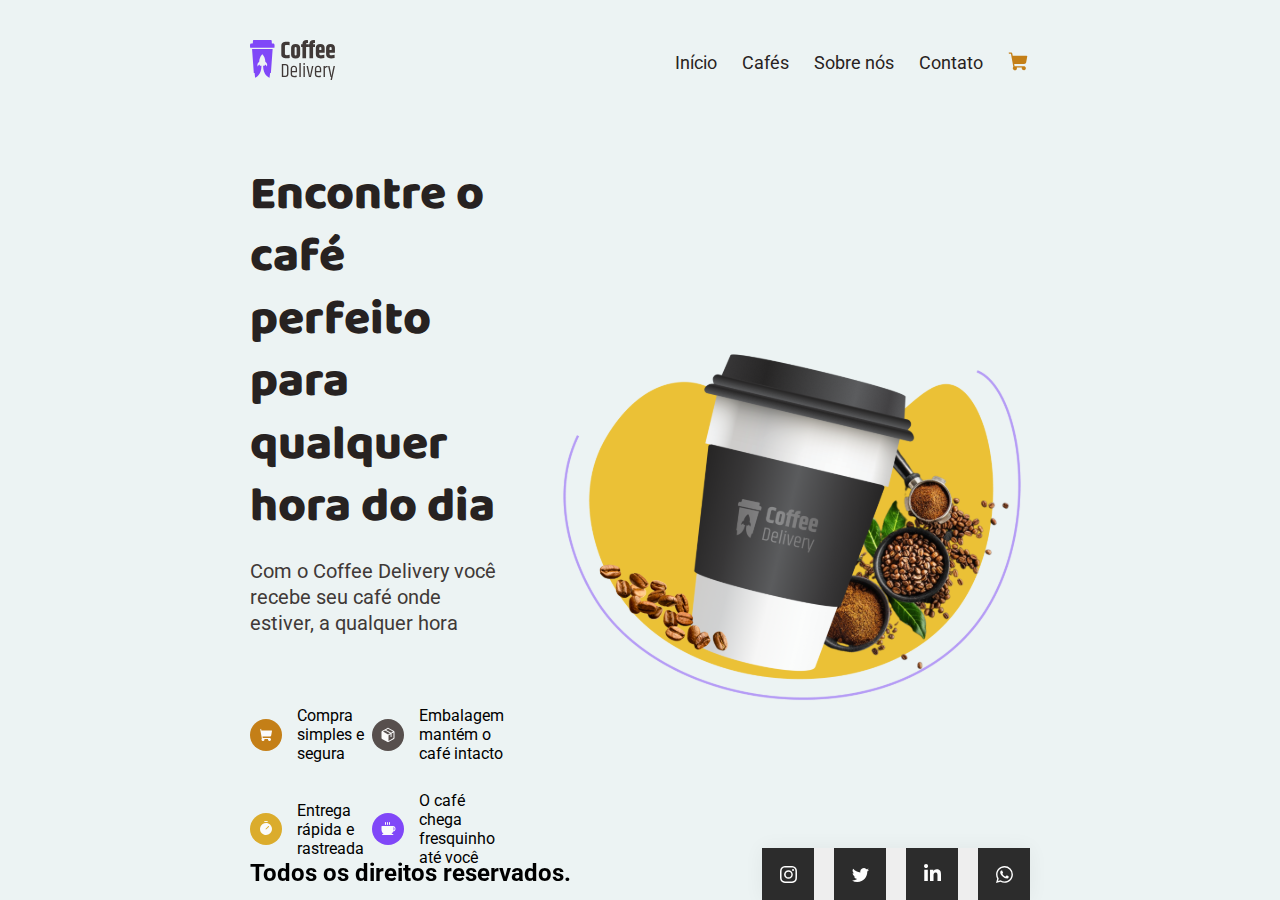
<file: index.html>
<!DOCTYPE html>
<html lang="en">

<head>
  <meta charset="UTF-8">
  <meta name="viewport" content="width=device-width, initial-scale=1.0">
  <link rel="preconnect" href="https://fonts.googleapis.com">
  <link rel="preconnect" href="https://fonts.gstatic.com" crossorigin>
  <title>Dsw1</title>
  <link rel="stylesheet" href="https://cdnjs.cloudflare.com/ajax/libs/animate.css/4.1.1/animate.min.css" />
  <link rel="stylesheet" href="styles/particle.css">
  <link rel="stylesheet" href="styles/style.css">
  <link href="https://fonts.googleapis.com/css2?family=Roboto:wght@400;700&display=swap" rel="stylesheet">
  <link href="https://fonts.googleapis.com/css2?family=Baloo+2:wght@700;800&display=swap" rel="stylesheet">
  
</head>

<body>
  <header>
    <nav>
      <input type="checkbox" id="nav-check">
      <div class="nav-header">
        <div class="nav-logo">
          <img src="assets/Logo.svg" alt="Logo">
        </div>
      </div>
      <div class="nav-btn">
        <label for="nav-check">
          <span></span>
          <span></span>
          <span></span>
        </label>
      </div>
      
      <div class="nav-links nav-links-menu">
        <a href="index.html">Início</a>
        <a href="cafes.html">Cafés</a>
        <a href="sobrenos.html">Sobre nós</a>
        <a href="contato.html">Contato</a>
        <a href="carrinho.html">
          <img src="assets/Cart.svg" alt="">
        </a>
      </div>
    </nav>
  </header>

  <main>
    <section id="inicio">
      <div class="inicioLeft animate__animated animate__fadeInLeft">
        <div class="leftUpper">
          <h2>Encontre o café perfeito para qualquer hora do dia</h2>
          <p>Com o Coffee Delivery você recebe seu café onde estiver, a qualquer hora</p>
        </div>
        <div class="leftDown">
          <div class="description">
            <img class="cartMini" src="assets/CartMini.svg" alt="">
            <p>Compra simples e segura</p>
          </div>
          <div class="description">
            <img class="box" src="assets/Box.svg" alt="">
            <p>Embalagem mantém o café intacto</p>
          </div>
          <div class="description">
            <img class="bomb" src="assets/Bomb.svg" alt="">
            <p>Entrega rápida e rastreada</p>
          </div>
          <div class="description">
            <img class="coffe" src="assets/coffe.svg" alt="">
            <p>O café chega fresquinho até você</p>
          </div>
        </div>
      </div>
      <div class="inicioRight animate__animated animate__fadeInRight">
        <img src="assets/Hero.svg" alt="Hero">
      </div>
      <footer>
        <p>Todos os direitos reservados.</p>
        <div class="card">
          <a href="" class="socialContainer containerOne">
            <svg class="socialSvg instagramSvg" viewBox="0 0 16 16"> <path d="M8 0C5.829 0 5.556.01 4.703.048 3.85.088 3.269.222 2.76.42a3.917 3.917 0 0 0-1.417.923A3.927 3.927 0 0 0 .42 2.76C.222 3.268.087 3.85.048 4.7.01 5.555 0 5.827 0 8.001c0 2.172.01 2.444.048 3.297.04.852.174 1.433.372 1.942.205.526.478.972.923 1.417.444.445.89.719 1.416.923.51.198 1.09.333 1.942.372C5.555 15.99 5.827 16 8 16s2.444-.01 3.298-.048c.851-.04 1.434-.174 1.943-.372a3.916 3.916 0 0 0 1.416-.923c.445-.445.718-.891.923-1.417.197-.509.332-1.09.372-1.942C15.99 10.445 16 10.173 16 8s-.01-2.445-.048-3.299c-.04-.851-.175-1.433-.372-1.941a3.926 3.926 0 0 0-.923-1.417A3.911 3.911 0 0 0 13.24.42c-.51-.198-1.092-.333-1.943-.372C10.443.01 10.172 0 7.998 0h.003zm-.717 1.442h.718c2.136 0 2.389.007 3.232.046.78.035 1.204.166 1.486.275.373.145.64.319.92.599.28.28.453.546.598.92.11.281.24.705.275 1.485.039.843.047 1.096.047 3.231s-.008 2.389-.047 3.232c-.035.78-.166 1.203-.275 1.485a2.47 2.47 0 0 1-.599.919c-.28.28-.546.453-.92.598-.28.11-.704.24-1.485.276-.843.038-1.096.047-3.232.047s-2.39-.009-3.233-.047c-.78-.036-1.203-.166-1.485-.276a2.478 2.478 0 0 1-.92-.598 2.48 2.48 0 0 1-.6-.92c-.109-.281-.24-.705-.275-1.485-.038-.843-.046-1.096-.046-3.233 0-2.136.008-2.388.046-3.231.036-.78.166-1.204.276-1.486.145-.373.319-.64.599-.92.28-.28.546-.453.92-.598.282-.11.705-.24 1.485-.276.738-.034 1.024-.044 2.515-.045v.002zm4.988 1.328a.96.96 0 1 0 0 1.92.96.96 0 0 0 0-1.92zm-4.27 1.122a4.109 4.109 0 1 0 0 8.217 4.109 4.109 0 0 0 0-8.217zm0 1.441a2.667 2.667 0 1 1 0 5.334 2.667 2.667 0 0 1 0-5.334z"></path> </svg>
          </a>
          <a href="#" class="socialContainer containerTwo">
            <svg class="socialSvg twitterSvg" viewBox="0 0 16 16"> <path d="M5.026 15c6.038 0 9.341-5.003 9.341-9.334 0-.14 0-.282-.006-.422A6.685 6.685 0 0 0 16 3.542a6.658 6.658 0 0 1-1.889.518 3.301 3.301 0 0 0 1.447-1.817 6.533 6.533 0 0 1-2.087.793A3.286 3.286 0 0 0 7.875 6.03a9.325 9.325 0 0 1-6.767-3.429 3.289 3.289 0 0 0 1.018 4.382A3.323 3.323 0 0 1 .64 6.575v.045a3.288 3.288 0 0 0 2.632 3.218 3.203 3.203 0 0 1-.865.115 3.23 3.23 0 0 1-.614-.057 3.283 3.283 0 0 0 3.067 2.277A6.588 6.588 0 0 1 .78 13.58a6.32 6.32 0 0 1-.78-.045A9.344 9.344 0 0 0 5.026 15z"></path> </svg>
          </a>
          <a href="#" class="socialContainer containerThree">
            <svg class="socialSvg linkdinSvg" viewBox="0 0 448 512"><path d="M100.28 448H7.4V148.9h92.88zM53.79 108.1C24.09 108.1 0 83.5 0 53.8a53.79 53.79 0 0 1 107.58 0c0 29.7-24.1 54.3-53.79 54.3zM447.9 448h-92.68V302.4c0-34.7-.7-79.2-48.29-79.2-48.29 0-55.69 37.7-55.69 76.7V448h-92.78V148.9h89.08v40.8h1.3c12.4-23.5 42.69-48.3 87.88-48.3 94 0 111.28 61.9 111.28 142.3V448z"></path></svg>
          </a>
          <a onclick="abrirWhatsApp()" href="#" class="socialContainer containerFour">
            <svg class="socialSvg whatsappSvg" viewBox="0 0 16 16"> <path d="M13.601 2.326A7.854 7.854 0 0 0 7.994 0C3.627 0 .068 3.558.064 7.926c0 1.399.366 2.76 1.057 3.965L0 16l4.204-1.102a7.933 7.933 0 0 0 3.79.965h.004c4.368 0 7.926-3.558 7.93-7.93A7.898 7.898 0 0 0 13.6 2.326zM7.994 14.521a6.573 6.573 0 0 1-3.356-.92l-.24-.144-2.494.654.666-2.433-.156-.251a6.56 6.56 0 0 1-1.007-3.505c0-3.626 2.957-6.584 6.591-6.584a6.56 6.56 0 0 1 4.66 1.931 6.557 6.557 0 0 1 1.928 4.66c-.004 3.639-2.961 6.592-6.592 6.592zm3.615-4.934c-.197-.099-1.17-.578-1.353-.646-.182-.065-.315-.099-.445.099-.133.197-.513.646-.627.775-.114.133-.232.148-.43.05-.197-.1-.836-.308-1.592-.985-.59-.525-.985-1.175-1.103-1.372-.114-.198-.011-.304.088-.403.087-.088.197-.232.296-.346.1-.114.133-.198.198-.33.065-.134.034-.248-.015-.347-.05-.099-.445-1.076-.612-1.47-.16-.389-.323-.335-.445-.34-.114-.007-.247-.007-.38-.007a.729.729 0 0 0-.529.247c-.182.198-.691.677-.691 1.654 0 .977.71 1.916.81 2.049.098.133 1.394 2.132 3.383 2.992.47.205.84.326 1.129.418.475.152.904.129 1.246.08.38-.058 1.171-.48 1.338-.943.164-.464.164-.86.114-.943-.049-.084-.182-.133-.38-.232z"></path> </svg>
          </a>
        </div>
      </footer>
    </section>

  </main>
  <script src="script.js"></script>
</body>

</html>
</file>
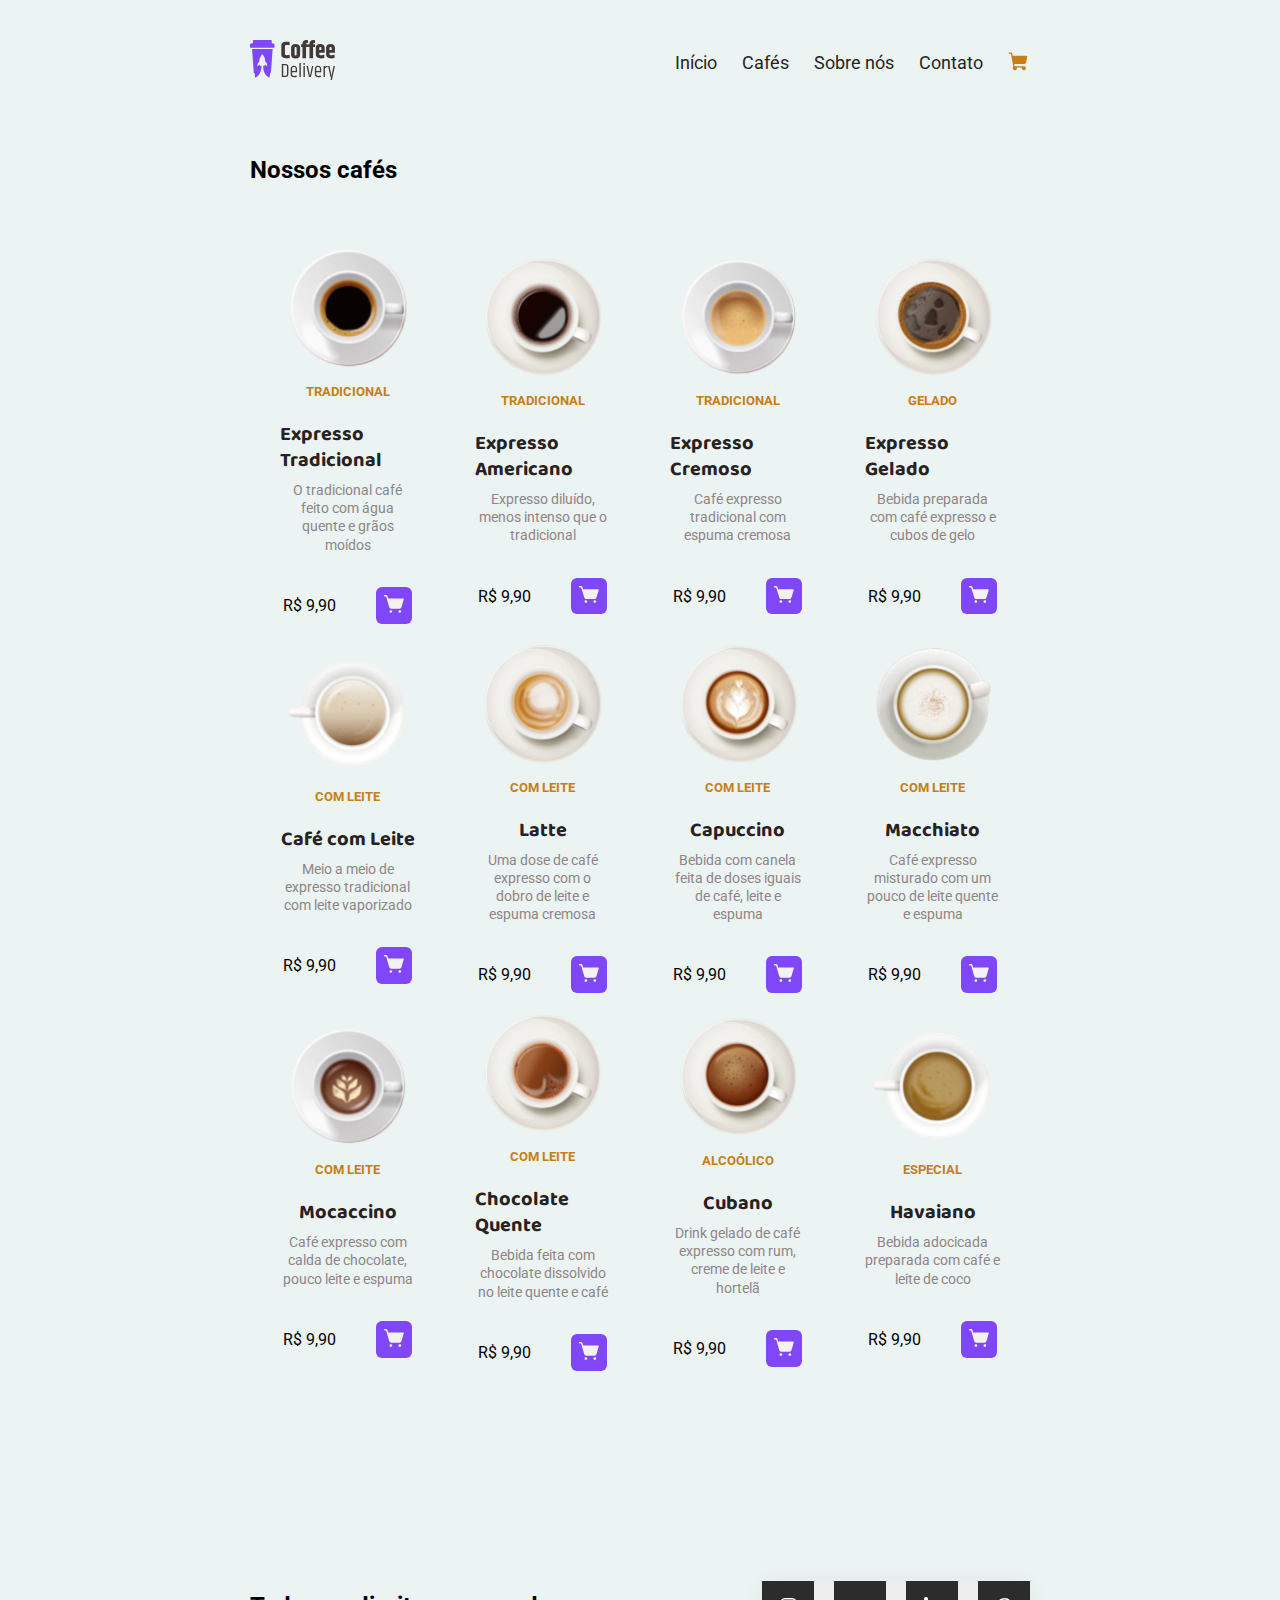
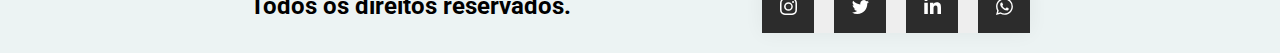
<file: cafes.html>
<!DOCTYPE html>
<html lang="en">

<head>
    <meta charset="UTF-8">
    <meta name="viewport" content="width=device-width, initial-scale=1.0">
    <link rel="preconnect" href="https://fonts.googleapis.com">
    <link rel="preconnect" href="https://fonts.gstatic.com" crossorigin>
    <title>Dsw1</title>
    <link rel="stylesheet" href="https://cdnjs.cloudflare.com/ajax/libs/animate.css/4.1.1/animate.min.css" />
    <link rel="stylesheet" href="styles/particle.css">
    <link rel="stylesheet" href="styles/style.css">
    <link href="https://fonts.googleapis.com/css2?family=Roboto:wght@400;700&display=swap" rel="stylesheet">
    <link href="https://fonts.googleapis.com/css2?family=Baloo+2:wght@700;800&display=swap" rel="stylesheet">
    
</head>

<body>
    <header>
        <nav>
            <input type="checkbox" id="nav-check">
            <div class="nav-header">
                <div class="nav-logo">
                    <img src="assets/Logo.svg" alt="Logo">
                </div>
            </div>
            <div class="nav-btn">
                <label for="nav-check">
                    <span></span>
                    <span></span>
                    <span></span>
                </label>
            </div>

            <div class="nav-links nav-links-menu">
                <a href="index.html">Início</a>
                <a href="cafes.html">Cafés</a>
                <a href="sobrenos.html">Sobre nós</a>
                <a href="contato.html">Contato</a>
                <a href="carrinho.html">
                  <img src="assets/Cart.svg" alt="">
                </a>
              </div>
        </nav>
    </header>

    <main>
        <section id="cafes">
            <h2>Nossos cafés</h2>
            <div class="cafesContainer animate__animated animate__fadeInLeft">
                <div class="cafeCard">
                    <img src="assets/cafes/Expresso.svg" alt="">
                    <div class="mid">
                        <span>Tradicional</span>
                        <h4>Expresso Tradicional</h4>
                        <p>O tradicional café feito com água quente e grãos moídos</p>
                    </div>
                    <div class="bottom">
                        <p>R$ <span>9,90</span></p>
                        <button onclick="adicionarCafe('Expresso Tradicional', '9,90')"><img src="assets/CartButton.svg" alt=""></button>
                    </div>
                </div>
                <div class="cafeCard">
                    <img src="assets/cafes/Americano.svg" alt="">
                    <div class="mid">
                        <span>Tradicional</span>
                        <h4>Expresso Americano</h4>
                        <p>Expresso diluído, menos intenso que o tradicional</p>
                    </div>
                    <div class="bottom">
                        <p>R$ <span>9,90</span></p>
                        <button onclick="adicionarCafe('Expresso Americano', '9,90')"><img src="assets/CartButton.svg" alt=""></button>
                    </div>
                </div>
                <div class="cafeCard">
                    <img src="assets/cafes/ExpressoCremoso.svg" alt="">
                    <div class="mid">
                        <span>Tradicional</span>
                        <h4>Expresso Cremoso</h4>
                        <p>Café expresso tradicional com espuma cremosa</p>
                    </div>
                    <div class="bottom">
                        <p>R$ <span>9,90</span></p>
                        <button onclick="adicionarCafe('Expresso Cremoso', '9,90')"><img src="assets/CartButton.svg" alt=""></button>
                    </div>
                </div>
                <div class="cafeCard">
                    <img src="assets/cafes/CafeGelado.svg" alt="">
                    <div class="mid">
                        <span>Gelado</span>
                        <h4>Expresso Gelado</h4>
                        <p>Bebida preparada com café expresso e cubos de gelo</p>
                    </div>
                    <div class="bottom">
                        <p>R$ <span>9,90</span></p>
                        <button onclick="adicionarCafe('Expresso Gelado', '9,90')"><img src="assets/CartButton.svg" alt=""></button>
                    </div>
                </div>
                <div class="cafeCard">
                    <img src="assets/cafes/CafeComLeite.svg" alt="">
                    <div class="mid">
                        <span>Com Leite</span>
                        <h4>Café com Leite</h4>
                        <p>Meio a meio de expresso tradicional com leite vaporizado</p>
                    </div>
                    <div class="bottom">
                        <p>R$ <span>9,90</span></p>
                        <button onclick="adicionarCafe('Café com Leite', '9,90')"><img src="assets/CartButton.svg" alt=""></button>
                    </div>
                </div>
                <div class="cafeCard">
                    <img src="assets/cafes/Latte.svg" alt="">
                    <div class="mid">
                        <span>Com Leite</span>
                        <h4>Latte</h4>
                        <p>Uma dose de café expresso com o dobro de leite e espuma cremosa</p>
                    </div>
                    <div class="bottom">
                        <p>R$ <span>9,90</span></p>
                        <button onclick="adicionarCafe('Latte', '9,90')"><img src="assets/CartButton.svg" alt=""></button>
                    </div>
                </div>
                <div class="cafeCard">
                    <img src="assets/cafes/Capuccino.svg" alt="">
                    <div class="mid">
                        <span>Com Leite</span>
                        <h4>Capuccino</h4>
                        <p>Bebida com canela feita de doses iguais de café, leite e espuma</p>
                    </div>
                    <div class="bottom">
                        <p>R$ <span>9,90</span></p>
                        <button onclick="adicionarCafe('Capuccino', '9,90')"><img src="assets/CartButton.svg" alt=""></button>
                    </div>
                </div>
                <div class="cafeCard">
                    <img src="assets/cafes/Macchiato.svg" alt="">
                    <div class="mid">
                        <span>Com Leite</span>
                        <h4>Macchiato</h4>
                        <p>Café expresso misturado com um pouco de leite quente e espuma</p>
                    </div>
                    <div class="bottom">
                        <p>R$ <span>9,90</span></p>
                        <button onclick="adicionarCafe('Macchiato', '9,90')"><img src="assets/CartButton.svg" alt=""></button>
                    </div>
                </div>
                <div class="cafeCard">
                    <img src="assets/cafes/Mochaccino.svg" alt="">
                    <div class="mid">
                        <span>Com Leite</span>
                        <h4>Mocaccino</h4>
                        <p>Café expresso com calda de chocolate, pouco leite e espuma</p>
                    </div>
                    <div class="bottom">
                        <p>R$ <span>9,90</span></p>
                        <button onclick="adicionarCafe('Mocaccino', '9,90')"><img src="assets/CartButton.svg" alt=""></button>
                    </div>
                </div>
                <div class="cafeCard">
                    <img src="assets/cafes/ChocolateQuente.svg" alt="">
                    <div class="mid">
                        <span>Com Leite</span>
                        <h4>Chocolate Quente</h4>
                        <p>Bebida feita com chocolate dissolvido no leite quente e café</p>
                    </div>
                    <div class="bottom">
                        <p>R$ <span>9,90</span></p>
                        <button onclick="adicionarCafe('Chocolate Quente', '9,90')"><img src="assets/CartButton.svg" alt=""></button>
                    </div>
                </div>
                <div class="cafeCard">
                    <img src="assets/cafes/Cubano.svg" alt="">
                    <div class="mid">
                        <span>Alcoólico</span>
                        <h4>Cubano</h4>
                        <p>Drink gelado de café expresso com rum, creme de leite e hortelã</p>
                    </div>
                    <div class="bottom">
                        <p>R$ <span>9,90</span></p>
                        <button onclick="adicionarCafe('Cubano', '9,90')"><img src="assets/CartButton.svg" alt=""></button>
                    </div>
                </div>
                <div class="cafeCard">
                    <img src="assets/cafes/Havaiano.svg" alt="">
                    <div class="mid">
                        <span>Especial</span>
                        <h4>Havaiano</h4>
                        <p>Bebida adocicada preparada com café e leite de coco</p>
                    </div>
                    <div class="bottom">
                        <p>R$ <span>9,90</span></p>
                        <button onclick="adicionarCafe('Havaiano', '9,90')"><img src="assets/CartButton.svg" alt=""></button>
                    </div>
                </div>
            </div>
            <footer>
                <p>Todos os direitos reservados.</p>
                <div class="card">
                    <a href="" class="socialContainer containerOne">
                        <svg class="socialSvg instagramSvg" viewBox="0 0 16 16">
                            <path
                                d="M8 0C5.829 0 5.556.01 4.703.048 3.85.088 3.269.222 2.76.42a3.917 3.917 0 0 0-1.417.923A3.927 3.927 0 0 0 .42 2.76C.222 3.268.087 3.85.048 4.7.01 5.555 0 5.827 0 8.001c0 2.172.01 2.444.048 3.297.04.852.174 1.433.372 1.942.205.526.478.972.923 1.417.444.445.89.719 1.416.923.51.198 1.09.333 1.942.372C5.555 15.99 5.827 16 8 16s2.444-.01 3.298-.048c.851-.04 1.434-.174 1.943-.372a3.916 3.916 0 0 0 1.416-.923c.445-.445.718-.891.923-1.417.197-.509.332-1.09.372-1.942C15.99 10.445 16 10.173 16 8s-.01-2.445-.048-3.299c-.04-.851-.175-1.433-.372-1.941a3.926 3.926 0 0 0-.923-1.417A3.911 3.911 0 0 0 13.24.42c-.51-.198-1.092-.333-1.943-.372C10.443.01 10.172 0 7.998 0h.003zm-.717 1.442h.718c2.136 0 2.389.007 3.232.046.78.035 1.204.166 1.486.275.373.145.64.319.92.599.28.28.453.546.598.92.11.281.24.705.275 1.485.039.843.047 1.096.047 3.231s-.008 2.389-.047 3.232c-.035.78-.166 1.203-.275 1.485a2.47 2.47 0 0 1-.599.919c-.28.28-.546.453-.92.598-.28.11-.704.24-1.485.276-.843.038-1.096.047-3.232.047s-2.39-.009-3.233-.047c-.78-.036-1.203-.166-1.485-.276a2.478 2.478 0 0 1-.92-.598 2.48 2.48 0 0 1-.6-.92c-.109-.281-.24-.705-.275-1.485-.038-.843-.046-1.096-.046-3.233 0-2.136.008-2.388.046-3.231.036-.78.166-1.204.276-1.486.145-.373.319-.64.599-.92.28-.28.546-.453.92-.598.282-.11.705-.24 1.485-.276.738-.034 1.024-.044 2.515-.045v.002zm4.988 1.328a.96.96 0 1 0 0 1.92.96.96 0 0 0 0-1.92zm-4.27 1.122a4.109 4.109 0 1 0 0 8.217 4.109 4.109 0 0 0 0-8.217zm0 1.441a2.667 2.667 0 1 1 0 5.334 2.667 2.667 0 0 1 0-5.334z">
                            </path>
                        </svg>
                    </a>
                    <a href="#" class="socialContainer containerTwo">
                        <svg class="socialSvg twitterSvg" viewBox="0 0 16 16">
                            <path
                                d="M5.026 15c6.038 0 9.341-5.003 9.341-9.334 0-.14 0-.282-.006-.422A6.685 6.685 0 0 0 16 3.542a6.658 6.658 0 0 1-1.889.518 3.301 3.301 0 0 0 1.447-1.817 6.533 6.533 0 0 1-2.087.793A3.286 3.286 0 0 0 7.875 6.03a9.325 9.325 0 0 1-6.767-3.429 3.289 3.289 0 0 0 1.018 4.382A3.323 3.323 0 0 1 .64 6.575v.045a3.288 3.288 0 0 0 2.632 3.218 3.203 3.203 0 0 1-.865.115 3.23 3.23 0 0 1-.614-.057 3.283 3.283 0 0 0 3.067 2.277A6.588 6.588 0 0 1 .78 13.58a6.32 6.32 0 0 1-.78-.045A9.344 9.344 0 0 0 5.026 15z">
                            </path>
                        </svg>
                    </a>
                    <a href="#" class="socialContainer containerThree">
                        <svg class="socialSvg linkdinSvg" viewBox="0 0 448 512">
                            <path
                                d="M100.28 448H7.4V148.9h92.88zM53.79 108.1C24.09 108.1 0 83.5 0 53.8a53.79 53.79 0 0 1 107.58 0c0 29.7-24.1 54.3-53.79 54.3zM447.9 448h-92.68V302.4c0-34.7-.7-79.2-48.29-79.2-48.29 0-55.69 37.7-55.69 76.7V448h-92.78V148.9h89.08v40.8h1.3c12.4-23.5 42.69-48.3 87.88-48.3 94 0 111.28 61.9 111.28 142.3V448z">
                            </path>
                        </svg>
                    </a>
                    <a onclick="abrirWhatsApp()" href="#" class="socialContainer containerFour">
                        <svg class="socialSvg whatsappSvg" viewBox="0 0 16 16"> <path d="M13.601 2.326A7.854 7.854 0 0 0 7.994 0C3.627 0 .068 3.558.064 7.926c0 1.399.366 2.76 1.057 3.965L0 16l4.204-1.102a7.933 7.933 0 0 0 3.79.965h.004c4.368 0 7.926-3.558 7.93-7.93A7.898 7.898 0 0 0 13.6 2.326zM7.994 14.521a6.573 6.573 0 0 1-3.356-.92l-.24-.144-2.494.654.666-2.433-.156-.251a6.56 6.56 0 0 1-1.007-3.505c0-3.626 2.957-6.584 6.591-6.584a6.56 6.56 0 0 1 4.66 1.931 6.557 6.557 0 0 1 1.928 4.66c-.004 3.639-2.961 6.592-6.592 6.592zm3.615-4.934c-.197-.099-1.17-.578-1.353-.646-.182-.065-.315-.099-.445.099-.133.197-.513.646-.627.775-.114.133-.232.148-.43.05-.197-.1-.836-.308-1.592-.985-.59-.525-.985-1.175-1.103-1.372-.114-.198-.011-.304.088-.403.087-.088.197-.232.296-.346.1-.114.133-.198.198-.33.065-.134.034-.248-.015-.347-.05-.099-.445-1.076-.612-1.47-.16-.389-.323-.335-.445-.34-.114-.007-.247-.007-.38-.007a.729.729 0 0 0-.529.247c-.182.198-.691.677-.691 1.654 0 .977.71 1.916.81 2.049.098.133 1.394 2.132 3.383 2.992.47.205.84.326 1.129.418.475.152.904.129 1.246.08.38-.058 1.171-.48 1.338-.943.164-.464.164-.86.114-.943-.049-.084-.182-.133-.38-.232z"></path> </svg>
                      </a>
                </div>
            </footer>




    </section>
    </main>

    <script src="script.js"></script>
</body>

</html>
</file>
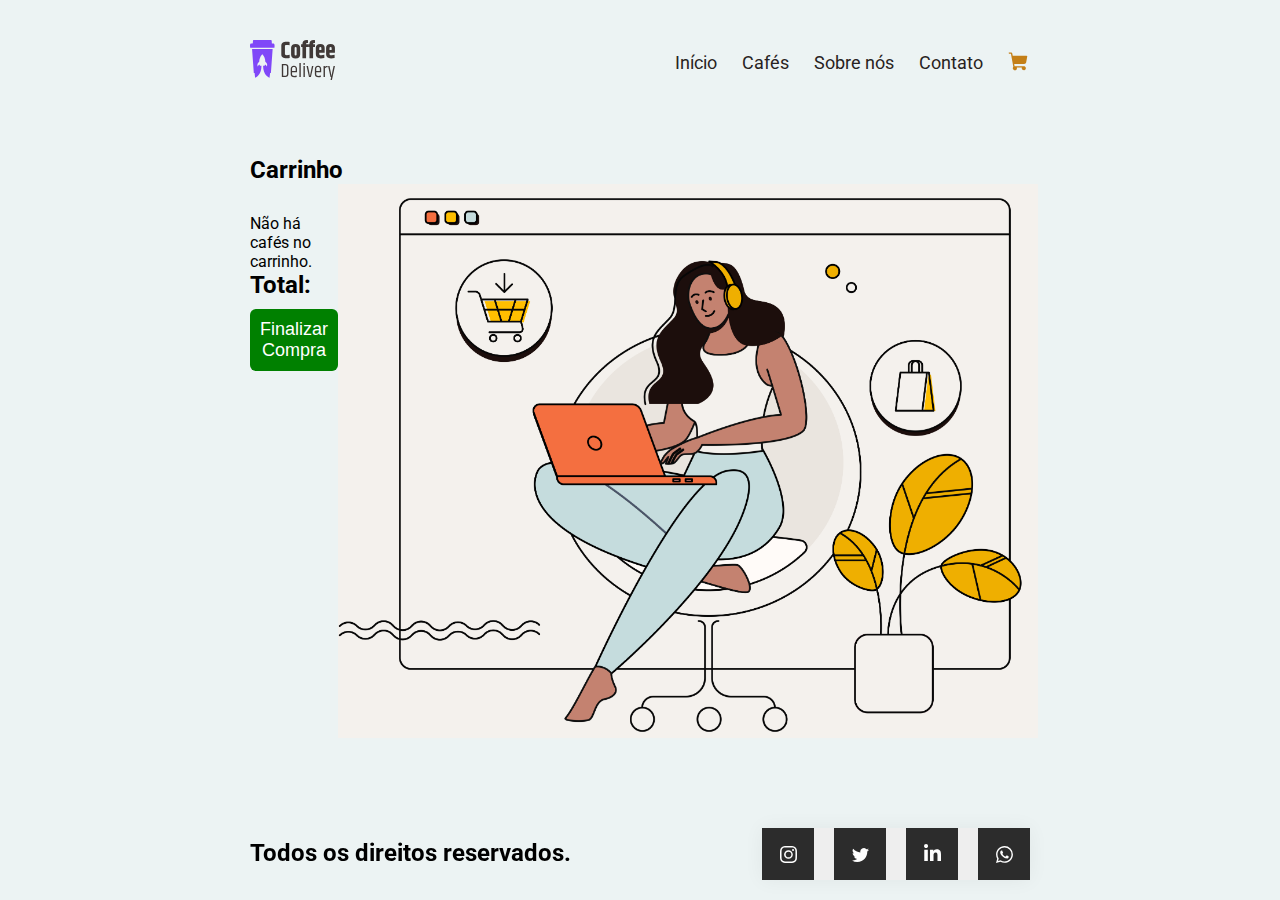
<file: carrinho.html>
<!DOCTYPE html>
<html lang="en">

<head>
    <meta charset="UTF-8">
    <meta name="viewport" content="width=device-width, initial-scale=1.0">
    <link rel="preconnect" href="https://fonts.googleapis.com">
    <link rel="preconnect" href="https://fonts.gstatic.com" crossorigin>
    <title>Dsw1</title>
    <link rel="stylesheet" href="https://cdnjs.cloudflare.com/ajax/libs/animate.css/4.1.1/animate.min.css" />
    <link rel="stylesheet" href="styles/particle.css">
    <link rel="stylesheet" href="styles/style.css">
    <link href="https://fonts.googleapis.com/css2?family=Roboto:wght@400;700&display=swap" rel="stylesheet">
    <link href="https://fonts.googleapis.com/css2?family=Baloo+2:wght@700;800&display=swap" rel="stylesheet">
    
</head>

<body>
    <header>
        <nav>
            <input type="checkbox" id="nav-check">
            <div class="nav-header">
                <div class="nav-logo">
                    <img src="assets/Logo.svg" alt="Logo">
                </div>
            </div>
            <div class="nav-btn">
                <label for="nav-check">
                    <span></span>
                    <span></span>
                    <span></span>
                </label>
            </div>

            <div class="nav-links nav-links-menu">
                <a href="index.html">Início</a>
                <a href="cafes.html">Cafés</a>
                <a href="sobrenos.html">Sobre nós</a>
                <a href="contato.html">Contato</a>
                <a href="carrinho.html">
                  <img src="assets/Cart.svg" alt="">
                </a>
              </div>
        </nav>
    </header>

    <main>
        <section id="carrinho">
            <h2>Carrinho</h2>
            <div class="carrinhoContainer">
                <div class="left">

                    <div class="cafeItemCart">
                        
                        <div id="listaCafes">
                            <!-- Aqui os cafés serão exibidos -->
                        </div>
                        
                    </div>
                    
                    <div class="total">
                        <h2>Total:</h2>
                        <p id="precoTotal"></p>
                    </div>
                    
                    
                    <div class="finalizar">
                        <button onclick="verificarCarrinho()">Finalizar Compra</button>
                    </div>
                </div>
                <div class="carrinhoImg">
                    <img src="assets/DrawKitPersonShop.png" alt="">
                </div>
            </div>

            <footer>
                <p>Todos os direitos reservados.</p>
                <div class="card">
                    <a href="" class="socialContainer containerOne">
                        <svg class="socialSvg instagramSvg" viewBox="0 0 16 16">
                            <path
                                d="M8 0C5.829 0 5.556.01 4.703.048 3.85.088 3.269.222 2.76.42a3.917 3.917 0 0 0-1.417.923A3.927 3.927 0 0 0 .42 2.76C.222 3.268.087 3.85.048 4.7.01 5.555 0 5.827 0 8.001c0 2.172.01 2.444.048 3.297.04.852.174 1.433.372 1.942.205.526.478.972.923 1.417.444.445.89.719 1.416.923.51.198 1.09.333 1.942.372C5.555 15.99 5.827 16 8 16s2.444-.01 3.298-.048c.851-.04 1.434-.174 1.943-.372a3.916 3.916 0 0 0 1.416-.923c.445-.445.718-.891.923-1.417.197-.509.332-1.09.372-1.942C15.99 10.445 16 10.173 16 8s-.01-2.445-.048-3.299c-.04-.851-.175-1.433-.372-1.941a3.926 3.926 0 0 0-.923-1.417A3.911 3.911 0 0 0 13.24.42c-.51-.198-1.092-.333-1.943-.372C10.443.01 10.172 0 7.998 0h.003zm-.717 1.442h.718c2.136 0 2.389.007 3.232.046.78.035 1.204.166 1.486.275.373.145.64.319.92.599.28.28.453.546.598.92.11.281.24.705.275 1.485.039.843.047 1.096.047 3.231s-.008 2.389-.047 3.232c-.035.78-.166 1.203-.275 1.485a2.47 2.47 0 0 1-.599.919c-.28.28-.546.453-.92.598-.28.11-.704.24-1.485.276-.843.038-1.096.047-3.232.047s-2.39-.009-3.233-.047c-.78-.036-1.203-.166-1.485-.276a2.478 2.478 0 0 1-.92-.598 2.48 2.48 0 0 1-.6-.92c-.109-.281-.24-.705-.275-1.485-.038-.843-.046-1.096-.046-3.233 0-2.136.008-2.388.046-3.231.036-.78.166-1.204.276-1.486.145-.373.319-.64.599-.92.28-.28.546-.453.92-.598.282-.11.705-.24 1.485-.276.738-.034 1.024-.044 2.515-.045v.002zm4.988 1.328a.96.96 0 1 0 0 1.92.96.96 0 0 0 0-1.92zm-4.27 1.122a4.109 4.109 0 1 0 0 8.217 4.109 4.109 0 0 0 0-8.217zm0 1.441a2.667 2.667 0 1 1 0 5.334 2.667 2.667 0 0 1 0-5.334z">
                            </path>
                        </svg>
                    </a>
                    <a href="#" class="socialContainer containerTwo">
                        <svg class="socialSvg twitterSvg" viewBox="0 0 16 16">
                            <path
                                d="M5.026 15c6.038 0 9.341-5.003 9.341-9.334 0-.14 0-.282-.006-.422A6.685 6.685 0 0 0 16 3.542a6.658 6.658 0 0 1-1.889.518 3.301 3.301 0 0 0 1.447-1.817 6.533 6.533 0 0 1-2.087.793A3.286 3.286 0 0 0 7.875 6.03a9.325 9.325 0 0 1-6.767-3.429 3.289 3.289 0 0 0 1.018 4.382A3.323 3.323 0 0 1 .64 6.575v.045a3.288 3.288 0 0 0 2.632 3.218 3.203 3.203 0 0 1-.865.115 3.23 3.23 0 0 1-.614-.057 3.283 3.283 0 0 0 3.067 2.277A6.588 6.588 0 0 1 .78 13.58a6.32 6.32 0 0 1-.78-.045A9.344 9.344 0 0 0 5.026 15z">
                            </path>
                        </svg>
                    </a>
                    <a href="#" class="socialContainer containerThree">
                        <svg class="socialSvg linkdinSvg" viewBox="0 0 448 512">
                            <path
                                d="M100.28 448H7.4V148.9h92.88zM53.79 108.1C24.09 108.1 0 83.5 0 53.8a53.79 53.79 0 0 1 107.58 0c0 29.7-24.1 54.3-53.79 54.3zM447.9 448h-92.68V302.4c0-34.7-.7-79.2-48.29-79.2-48.29 0-55.69 37.7-55.69 76.7V448h-92.78V148.9h89.08v40.8h1.3c12.4-23.5 42.69-48.3 87.88-48.3 94 0 111.28 61.9 111.28 142.3V448z">
                            </path>
                        </svg>
                    </a>
                    <a onclick="abrirWhatsApp()" href="#" class="socialContainer containerFour">
                        <svg class="socialSvg whatsappSvg" viewBox="0 0 16 16">
                            <path
                                d="M13.601 2.326A7.854 7.854 0 0 0 7.994 0C3.627 0 .068 3.558.064 7.926c0 1.399.366 2.76 1.057 3.965L0 16l4.204-1.102a7.933 7.933 0 0 0 3.79.965h.004c4.368 0 7.926-3.558 7.93-7.93A7.898 7.898 0 0 0 13.6 2.326zM7.994 14.521a6.573 6.573 0 0 1-3.356-.92l-.24-.144-2.494.654.666-2.433-.156-.251a6.56 6.56 0 0 1-1.007-3.505c0-3.626 2.957-6.584 6.591-6.584a6.56 6.56 0 0 1 4.66 1.931 6.557 6.557 0 0 1 1.928 4.66c-.004 3.639-2.961 6.592-6.592 6.592zm3.615-4.934c-.197-.099-1.17-.578-1.353-.646-.182-.065-.315-.099-.445.099-.133.197-.513.646-.627.775-.114.133-.232.148-.43.05-.197-.1-.836-.308-1.592-.985-.59-.525-.985-1.175-1.103-1.372-.114-.198-.011-.304.088-.403.087-.088.197-.232.296-.346.1-.114.133-.198.198-.33.065-.134.034-.248-.015-.347-.05-.099-.445-1.076-.612-1.47-.16-.389-.323-.335-.445-.34-.114-.007-.247-.007-.38-.007a.729.729 0 0 0-.529.247c-.182.198-.691.677-.691 1.654 0 .977.71 1.916.81 2.049.098.133 1.394 2.132 3.383 2.992.47.205.84.326 1.129.418.475.152.904.129 1.246.08.38-.058 1.171-.48 1.338-.943.164-.464.164-.86.114-.943-.049-.084-.182-.133-.38-.232z">
                            </path>
                        </svg>
                    </a>
                </div>
            </footer>
        </section>

    </main>
    <script src="scriptCart.js"></script>
</body>

</html>
</file>
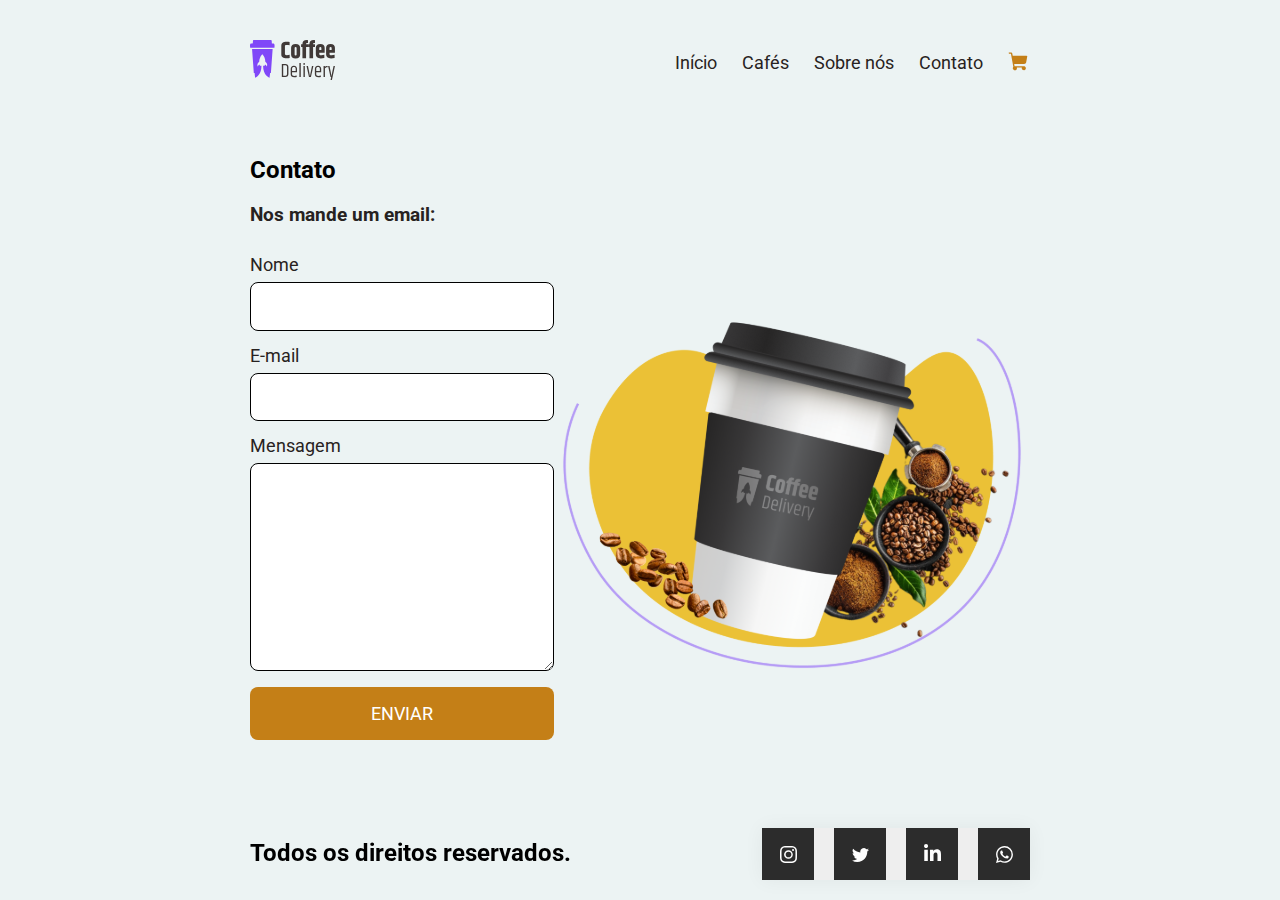
<file: contato.html>
<!DOCTYPE html>
<html lang="en">

<head>
    <meta charset="UTF-8">
    <meta name="viewport" content="width=device-width, initial-scale=1.0">
    <link rel="preconnect" href="https://fonts.googleapis.com">
    <link rel="preconnect" href="https://fonts.gstatic.com" crossorigin>
    <title>Dsw1</title>
    <link rel="stylesheet" href="https://cdnjs.cloudflare.com/ajax/libs/animate.css/4.1.1/animate.min.css" />
    <link rel="stylesheet" href="styles/particle.css">
    <link rel="stylesheet" href="styles/style.css">
    <link href="https://fonts.googleapis.com/css2?family=Roboto:wght@400;700&display=swap" rel="stylesheet">
    <link href="https://fonts.googleapis.com/css2?family=Baloo+2:wght@700;800&display=swap" rel="stylesheet">
    
</head>

<body>
    <header>
        <nav>
            <input type="checkbox" id="nav-check">
            <div class="nav-header">
                <div class="nav-logo">
                    <img src="assets/Logo.svg" alt="Logo">
                </div>
            </div>
            <div class="nav-btn">
                <label for="nav-check">
                    <span></span>
                    <span></span>
                    <span></span>
                </label>
            </div>

            <div class="nav-links nav-links-menu">
                <a href="index.html">Início</a>
                <a href="cafes.html">Cafés</a>
                <a href="sobrenos.html">Sobre nós</a>
                <a href="contato.html">Contato</a>
                <a href="carrinho.html">
                  <img src="assets/Cart.svg" alt="">
                </a>
              </div>
        </nav>
    </header>
    <main>
        <section id="contato">
            <h2 class="animate__animated animate__fadeInLeft">Contato</h2>
            <p class="animate__animated animate__fadeInLeft">Nos mande um email:</p>
            <div class="contatoContainer">
                <div class="sobreForm animate__animated animate__fadeInLeft">
                    <form action="https://formsubmit.co/testedevweb1@gmail.com" method="POST" class="form">
                        <label for="name">Nome</label>
                        <input type="text" name="name" id="name" required />
                        <label for="email">E-mail</label>
                        <input type="email" name="email" id="email" required />
                        <input type="hidden" name="_autoresponse"
                            value="Obrigado por fazer contato, retornaremos em breve!">
                        <label for="message">Mensagem</label>
                        <textarea name="message" id="message" required></textarea>
                        <!-- <input type="hidden" name="_captcha" value="false" /> -->
                        <input type="hidden" name="_next" value="https://heitornoc.github.io/Dsw1-project/contatoSuccess.html" />
                        <button type="submit">Enviar</button>
                    </form>
                </div>
                <div class="hero animate__animated animate__fadeInRight">
                    <img src="assets/Hero.svg" alt="">
                </div>
            </div>
    </main>
    <footer>
        <p>Todos os direitos reservados.</p>
        <div class="card">
            <a href="" class="socialContainer containerOne">
                <svg class="socialSvg instagramSvg" viewBox="0 0 16 16">
                    <path
                        d="M8 0C5.829 0 5.556.01 4.703.048 3.85.088 3.269.222 2.76.42a3.917 3.917 0 0 0-1.417.923A3.927 3.927 0 0 0 .42 2.76C.222 3.268.087 3.85.048 4.7.01 5.555 0 5.827 0 8.001c0 2.172.01 2.444.048 3.297.04.852.174 1.433.372 1.942.205.526.478.972.923 1.417.444.445.89.719 1.416.923.51.198 1.09.333 1.942.372C5.555 15.99 5.827 16 8 16s2.444-.01 3.298-.048c.851-.04 1.434-.174 1.943-.372a3.916 3.916 0 0 0 1.416-.923c.445-.445.718-.891.923-1.417.197-.509.332-1.09.372-1.942C15.99 10.445 16 10.173 16 8s-.01-2.445-.048-3.299c-.04-.851-.175-1.433-.372-1.941a3.926 3.926 0 0 0-.923-1.417A3.911 3.911 0 0 0 13.24.42c-.51-.198-1.092-.333-1.943-.372C10.443.01 10.172 0 7.998 0h.003zm-.717 1.442h.718c2.136 0 2.389.007 3.232.046.78.035 1.204.166 1.486.275.373.145.64.319.92.599.28.28.453.546.598.92.11.281.24.705.275 1.485.039.843.047 1.096.047 3.231s-.008 2.389-.047 3.232c-.035.78-.166 1.203-.275 1.485a2.47 2.47 0 0 1-.599.919c-.28.28-.546.453-.92.598-.28.11-.704.24-1.485.276-.843.038-1.096.047-3.232.047s-2.39-.009-3.233-.047c-.78-.036-1.203-.166-1.485-.276a2.478 2.478 0 0 1-.92-.598 2.48 2.48 0 0 1-.6-.92c-.109-.281-.24-.705-.275-1.485-.038-.843-.046-1.096-.046-3.233 0-2.136.008-2.388.046-3.231.036-.78.166-1.204.276-1.486.145-.373.319-.64.599-.92.28-.28.546-.453.92-.598.282-.11.705-.24 1.485-.276.738-.034 1.024-.044 2.515-.045v.002zm4.988 1.328a.96.96 0 1 0 0 1.92.96.96 0 0 0 0-1.92zm-4.27 1.122a4.109 4.109 0 1 0 0 8.217 4.109 4.109 0 0 0 0-8.217zm0 1.441a2.667 2.667 0 1 1 0 5.334 2.667 2.667 0 0 1 0-5.334z">
                    </path>
                </svg>
            </a>
            <a href="#" class="socialContainer containerTwo">
                <svg class="socialSvg twitterSvg" viewBox="0 0 16 16">
                    <path
                        d="M5.026 15c6.038 0 9.341-5.003 9.341-9.334 0-.14 0-.282-.006-.422A6.685 6.685 0 0 0 16 3.542a6.658 6.658 0 0 1-1.889.518 3.301 3.301 0 0 0 1.447-1.817 6.533 6.533 0 0 1-2.087.793A3.286 3.286 0 0 0 7.875 6.03a9.325 9.325 0 0 1-6.767-3.429 3.289 3.289 0 0 0 1.018 4.382A3.323 3.323 0 0 1 .64 6.575v.045a3.288 3.288 0 0 0 2.632 3.218 3.203 3.203 0 0 1-.865.115 3.23 3.23 0 0 1-.614-.057 3.283 3.283 0 0 0 3.067 2.277A6.588 6.588 0 0 1 .78 13.58a6.32 6.32 0 0 1-.78-.045A9.344 9.344 0 0 0 5.026 15z">
                    </path>
                </svg>
            </a>
            <a href="#" class="socialContainer containerThree">
                <svg class="socialSvg linkdinSvg" viewBox="0 0 448 512">
                    <path
                        d="M100.28 448H7.4V148.9h92.88zM53.79 108.1C24.09 108.1 0 83.5 0 53.8a53.79 53.79 0 0 1 107.58 0c0 29.7-24.1 54.3-53.79 54.3zM447.9 448h-92.68V302.4c0-34.7-.7-79.2-48.29-79.2-48.29 0-55.69 37.7-55.69 76.7V448h-92.78V148.9h89.08v40.8h1.3c12.4-23.5 42.69-48.3 87.88-48.3 94 0 111.28 61.9 111.28 142.3V448z">
                    </path>
                </svg>
            </a>
            <a onclick="abrirWhatsApp()" href="#" class="socialContainer containerFour">
                <svg class="socialSvg whatsappSvg" viewBox="0 0 16 16">
                    <path
                        d="M13.601 2.326A7.854 7.854 0 0 0 7.994 0C3.627 0 .068 3.558.064 7.926c0 1.399.366 2.76 1.057 3.965L0 16l4.204-1.102a7.933 7.933 0 0 0 3.79.965h.004c4.368 0 7.926-3.558 7.93-7.93A7.898 7.898 0 0 0 13.6 2.326zM7.994 14.521a6.573 6.573 0 0 1-3.356-.92l-.24-.144-2.494.654.666-2.433-.156-.251a6.56 6.56 0 0 1-1.007-3.505c0-3.626 2.957-6.584 6.591-6.584a6.56 6.56 0 0 1 4.66 1.931 6.557 6.557 0 0 1 1.928 4.66c-.004 3.639-2.961 6.592-6.592 6.592zm3.615-4.934c-.197-.099-1.17-.578-1.353-.646-.182-.065-.315-.099-.445.099-.133.197-.513.646-.627.775-.114.133-.232.148-.43.05-.197-.1-.836-.308-1.592-.985-.59-.525-.985-1.175-1.103-1.372-.114-.198-.011-.304.088-.403.087-.088.197-.232.296-.346.1-.114.133-.198.198-.33.065-.134.034-.248-.015-.347-.05-.099-.445-1.076-.612-1.47-.16-.389-.323-.335-.445-.34-.114-.007-.247-.007-.38-.007a.729.729 0 0 0-.529.247c-.182.198-.691.677-.691 1.654 0 .977.71 1.916.81 2.049.098.133 1.394 2.132 3.383 2.992.47.205.84.326 1.129.418.475.152.904.129 1.246.08.38-.058 1.171-.48 1.338-.943.164-.464.164-.86.114-.943-.049-.084-.182-.133-.38-.232z">
                    </path>
                </svg>
            </a>
        </div>
    </footer>
    </section>
    <script src="script.js"></script>
</body>

</html>
</file>
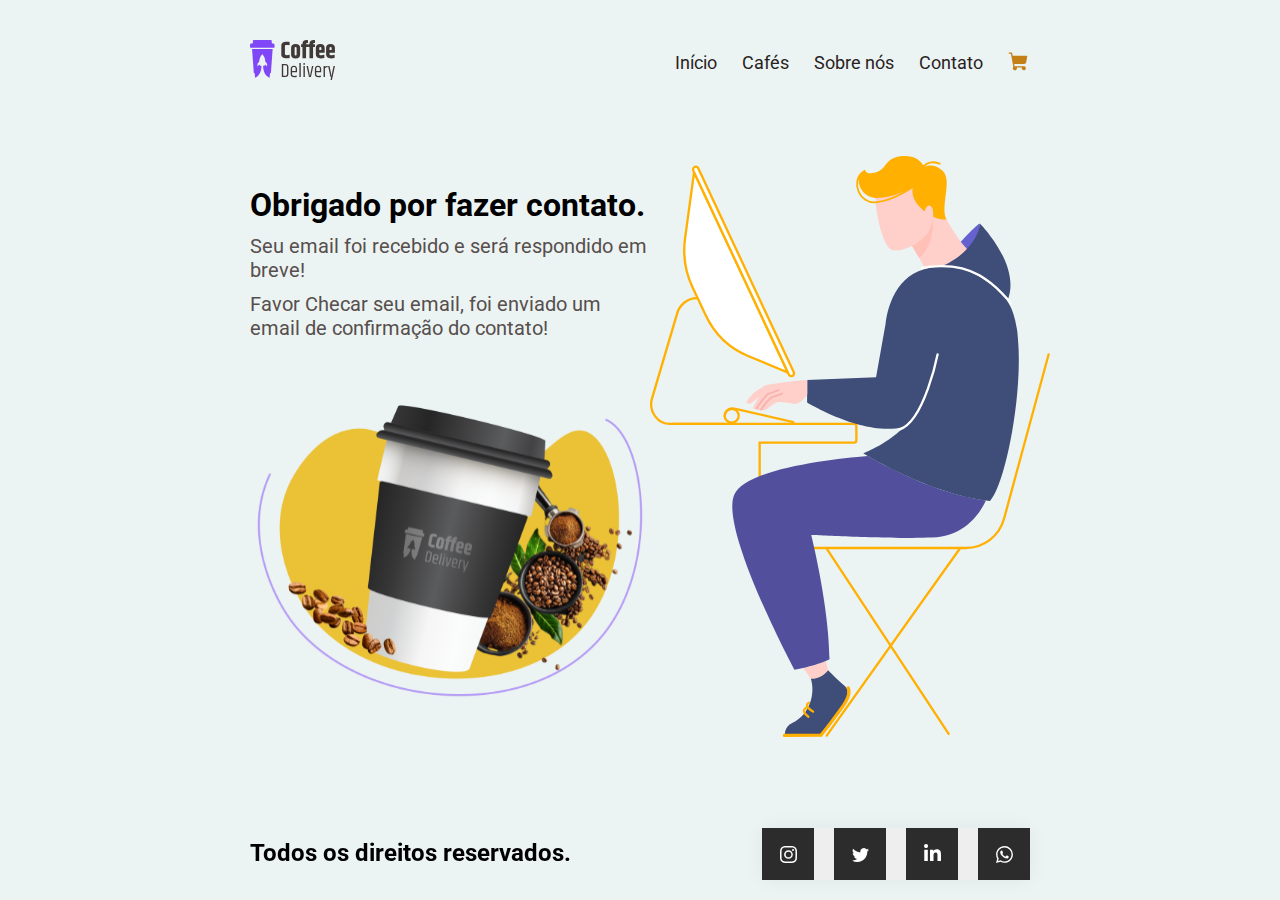
<file: contatoSuccess.html>
<!DOCTYPE html>
<html lang="en">

<head>
  <meta charset="UTF-8">
  <meta name="viewport" content="width=device-width, initial-scale=1.0">
  <link rel="preconnect" href="https://fonts.googleapis.com">
  <link rel="preconnect" href="https://fonts.gstatic.com" crossorigin>
  <title>Dsw1</title>
  <link rel="stylesheet" href="https://cdnjs.cloudflare.com/ajax/libs/animate.css/4.1.1/animate.min.css" />
  <link rel="stylesheet" href="styles/particle.css">
  <link rel="stylesheet" href="styles/style.css">
  <link href="https://fonts.googleapis.com/css2?family=Roboto:wght@400;700&display=swap" rel="stylesheet">
  <link href="https://fonts.googleapis.com/css2?family=Baloo+2:wght@700;800&display=swap" rel="stylesheet">
  
</head>

<body>
  <header>
    <nav>
      <input type="checkbox" id="nav-check">
      <div class="nav-header">
        <div class="nav-logo">
          <img src="assets/Logo.svg" alt="Logo">
        </div>
      </div>
      <div class="nav-btn">
        <label for="nav-check">
          <span></span>
          <span></span>
          <span></span>
        </label>
      </div>

      <div class="nav-links nav-links-menu">
        <a href="index.html">Início</a>
        <a href="cafes.html">Cafés</a>
        <a href="sobrenos.html">Sobre nós</a>
        <a href="contato.html">Contato</a>
        <a href="carrinho.html">
          <img src="assets/Cart.svg" alt="">
        </a>
      </div>
    </nav>
  </header>

  <main>
    <section id="contatoSuccess">
      <div class="text">

        <h2>Obrigado por fazer contato.</h2>
        <p>Seu email foi recebido e será respondido em breve!</p>
        <p>Favor Checar seu email, foi enviado um email de confirmação do contato!</p>

        <img src="assets/Hero.svg" alt=""> 
      </div>
      
      <img src="assets/character6.svg" alt="">
      <footer>
        <p>Todos os direitos reservados.</p>
        <div class="card">
          <a href="" class="socialContainer containerOne">
            <svg class="socialSvg instagramSvg" viewBox="0 0 16 16">
              <path
                d="M8 0C5.829 0 5.556.01 4.703.048 3.85.088 3.269.222 2.76.42a3.917 3.917 0 0 0-1.417.923A3.927 3.927 0 0 0 .42 2.76C.222 3.268.087 3.85.048 4.7.01 5.555 0 5.827 0 8.001c0 2.172.01 2.444.048 3.297.04.852.174 1.433.372 1.942.205.526.478.972.923 1.417.444.445.89.719 1.416.923.51.198 1.09.333 1.942.372C5.555 15.99 5.827 16 8 16s2.444-.01 3.298-.048c.851-.04 1.434-.174 1.943-.372a3.916 3.916 0 0 0 1.416-.923c.445-.445.718-.891.923-1.417.197-.509.332-1.09.372-1.942C15.99 10.445 16 10.173 16 8s-.01-2.445-.048-3.299c-.04-.851-.175-1.433-.372-1.941a3.926 3.926 0 0 0-.923-1.417A3.911 3.911 0 0 0 13.24.42c-.51-.198-1.092-.333-1.943-.372C10.443.01 10.172 0 7.998 0h.003zm-.717 1.442h.718c2.136 0 2.389.007 3.232.046.78.035 1.204.166 1.486.275.373.145.64.319.92.599.28.28.453.546.598.92.11.281.24.705.275 1.485.039.843.047 1.096.047 3.231s-.008 2.389-.047 3.232c-.035.78-.166 1.203-.275 1.485a2.47 2.47 0 0 1-.599.919c-.28.28-.546.453-.92.598-.28.11-.704.24-1.485.276-.843.038-1.096.047-3.232.047s-2.39-.009-3.233-.047c-.78-.036-1.203-.166-1.485-.276a2.478 2.478 0 0 1-.92-.598 2.48 2.48 0 0 1-.6-.92c-.109-.281-.24-.705-.275-1.485-.038-.843-.046-1.096-.046-3.233 0-2.136.008-2.388.046-3.231.036-.78.166-1.204.276-1.486.145-.373.319-.64.599-.92.28-.28.546-.453.92-.598.282-.11.705-.24 1.485-.276.738-.034 1.024-.044 2.515-.045v.002zm4.988 1.328a.96.96 0 1 0 0 1.92.96.96 0 0 0 0-1.92zm-4.27 1.122a4.109 4.109 0 1 0 0 8.217 4.109 4.109 0 0 0 0-8.217zm0 1.441a2.667 2.667 0 1 1 0 5.334 2.667 2.667 0 0 1 0-5.334z">
              </path>
            </svg>
          </a>
          <a href="#" class="socialContainer containerTwo">
            <svg class="socialSvg twitterSvg" viewBox="0 0 16 16">
              <path
                d="M5.026 15c6.038 0 9.341-5.003 9.341-9.334 0-.14 0-.282-.006-.422A6.685 6.685 0 0 0 16 3.542a6.658 6.658 0 0 1-1.889.518 3.301 3.301 0 0 0 1.447-1.817 6.533 6.533 0 0 1-2.087.793A3.286 3.286 0 0 0 7.875 6.03a9.325 9.325 0 0 1-6.767-3.429 3.289 3.289 0 0 0 1.018 4.382A3.323 3.323 0 0 1 .64 6.575v.045a3.288 3.288 0 0 0 2.632 3.218 3.203 3.203 0 0 1-.865.115 3.23 3.23 0 0 1-.614-.057 3.283 3.283 0 0 0 3.067 2.277A6.588 6.588 0 0 1 .78 13.58a6.32 6.32 0 0 1-.78-.045A9.344 9.344 0 0 0 5.026 15z">
              </path>
            </svg>
          </a>
          <a href="#" class="socialContainer containerThree">
            <svg class="socialSvg linkdinSvg" viewBox="0 0 448 512">
              <path
                d="M100.28 448H7.4V148.9h92.88zM53.79 108.1C24.09 108.1 0 83.5 0 53.8a53.79 53.79 0 0 1 107.58 0c0 29.7-24.1 54.3-53.79 54.3zM447.9 448h-92.68V302.4c0-34.7-.7-79.2-48.29-79.2-48.29 0-55.69 37.7-55.69 76.7V448h-92.78V148.9h89.08v40.8h1.3c12.4-23.5 42.69-48.3 87.88-48.3 94 0 111.28 61.9 111.28 142.3V448z">
              </path>
            </svg>
          </a>
          <a onclick="abrirWhatsApp()" href="#" class="socialContainer containerFour">
            <svg class="socialSvg whatsappSvg" viewBox="0 0 16 16">
              <path
                d="M13.601 2.326A7.854 7.854 0 0 0 7.994 0C3.627 0 .068 3.558.064 7.926c0 1.399.366 2.76 1.057 3.965L0 16l4.204-1.102a7.933 7.933 0 0 0 3.79.965h.004c4.368 0 7.926-3.558 7.93-7.93A7.898 7.898 0 0 0 13.6 2.326zM7.994 14.521a6.573 6.573 0 0 1-3.356-.92l-.24-.144-2.494.654.666-2.433-.156-.251a6.56 6.56 0 0 1-1.007-3.505c0-3.626 2.957-6.584 6.591-6.584a6.56 6.56 0 0 1 4.66 1.931 6.557 6.557 0 0 1 1.928 4.66c-.004 3.639-2.961 6.592-6.592 6.592zm3.615-4.934c-.197-.099-1.17-.578-1.353-.646-.182-.065-.315-.099-.445.099-.133.197-.513.646-.627.775-.114.133-.232.148-.43.05-.197-.1-.836-.308-1.592-.985-.59-.525-.985-1.175-1.103-1.372-.114-.198-.011-.304.088-.403.087-.088.197-.232.296-.346.1-.114.133-.198.198-.33.065-.134.034-.248-.015-.347-.05-.099-.445-1.076-.612-1.47-.16-.389-.323-.335-.445-.34-.114-.007-.247-.007-.38-.007a.729.729 0 0 0-.529.247c-.182.198-.691.677-.691 1.654 0 .977.71 1.916.81 2.049.098.133 1.394 2.132 3.383 2.992.47.205.84.326 1.129.418.475.152.904.129 1.246.08.38-.058 1.171-.48 1.338-.943.164-.464.164-.86.114-.943-.049-.084-.182-.133-.38-.232z">
              </path>
            </svg>
          </a>
        </div>
      </footer>
    </section>
  </main>

  </main>
  <script src="script.js"></script>
</body>

</html>
</file>
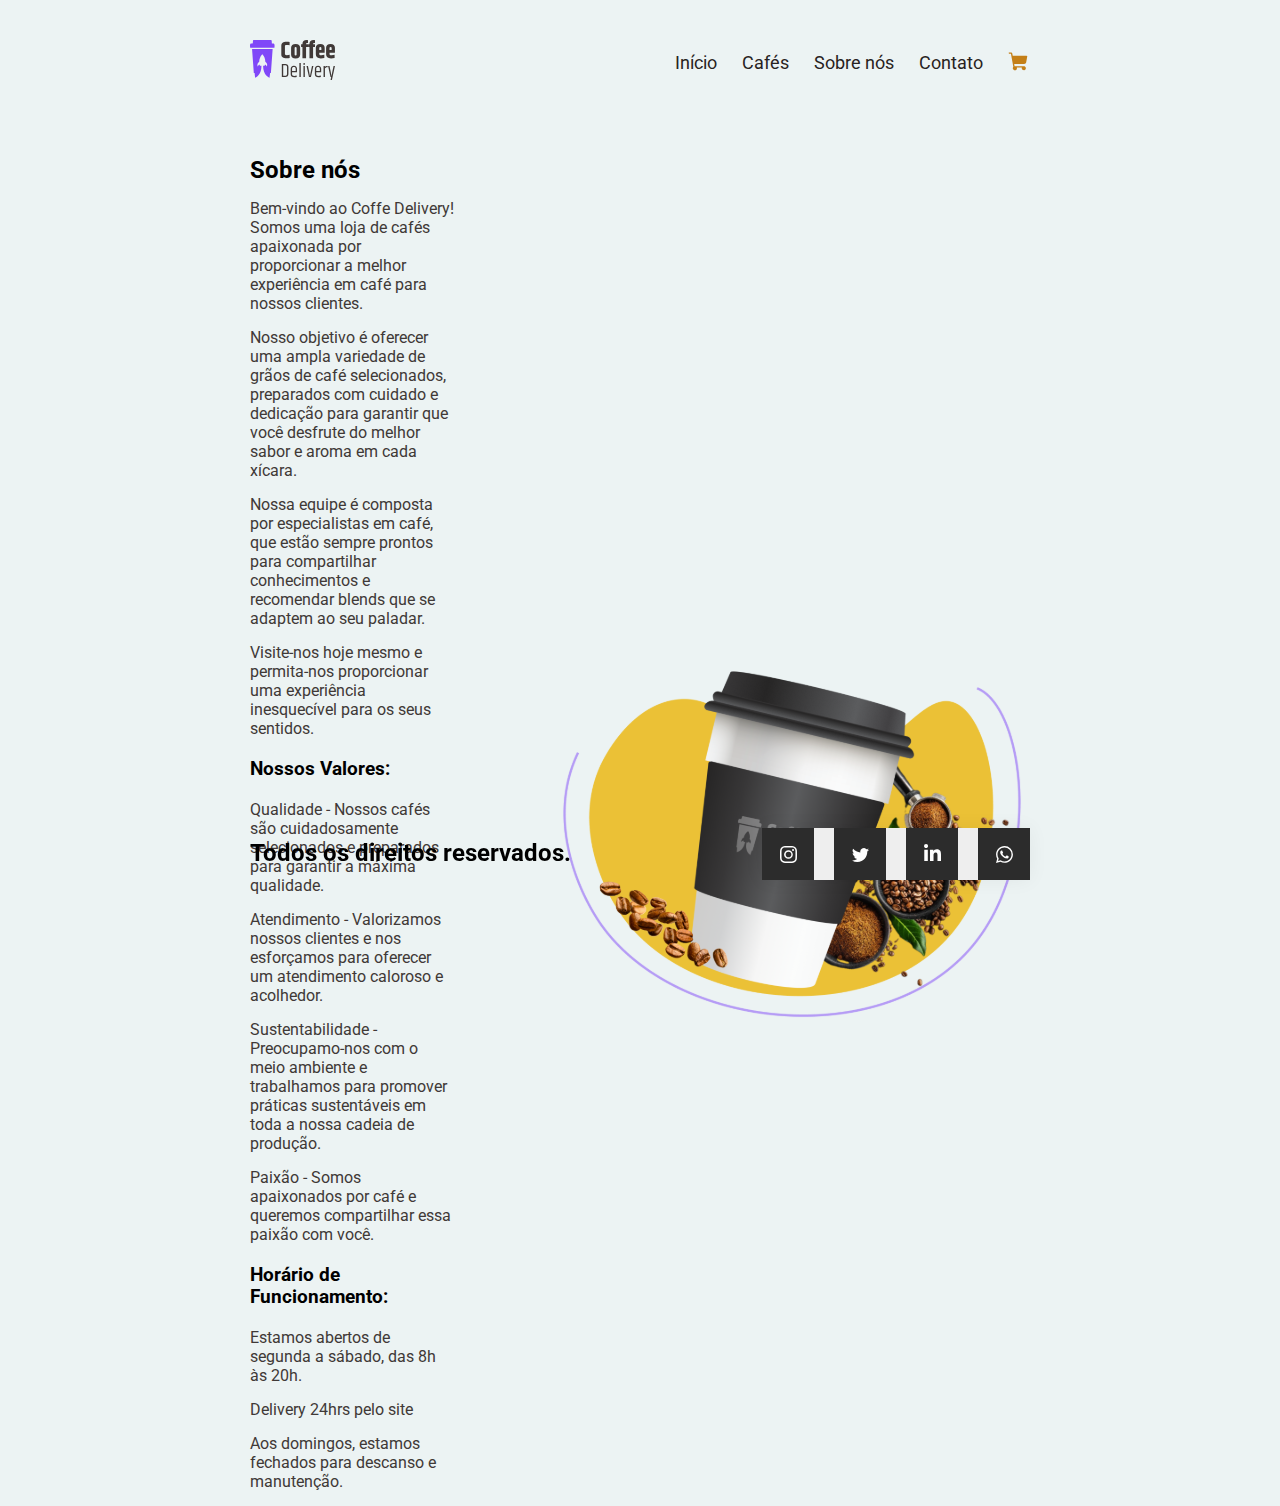
<file: sobrenos.html>
<!DOCTYPE html>
<html lang="en">

<head>
  <meta charset="UTF-8">
  <meta name="viewport" content="width=device-width, initial-scale=1.0">
  <link rel="preconnect" href="https://fonts.googleapis.com">
  <link rel="preconnect" href="https://fonts.gstatic.com" crossorigin>
  <title>Dsw1</title>
  <link rel="stylesheet" href="https://cdnjs.cloudflare.com/ajax/libs/animate.css/4.1.1/animate.min.css" />
  <link rel="stylesheet" href="styles/particle.css">
  <link rel="stylesheet" href="styles/style.css">
  <link href="https://fonts.googleapis.com/css2?family=Roboto:wght@400;700&display=swap" rel="stylesheet">
  <link href="https://fonts.googleapis.com/css2?family=Baloo+2:wght@700;800&display=swap" rel="stylesheet">
  
</head>

<body>
  <header>
    <nav>
      <input type="checkbox" id="nav-check">
      <div class="nav-header">
        <div class="nav-logo">
          <img src="assets/Logo.svg" alt="Logo">
        </div>
      </div>
      <div class="nav-btn">
        <label for="nav-check">
          <span></span>
          <span></span>
          <span></span>
        </label>
      </div>

      <div class="nav-links nav-links-menu">
        <a href="index.html">Início</a>
        <a href="cafes.html">Cafés</a>
        <a href="sobrenos.html">Sobre nós</a>
        <a href="contato.html">Contato</a>
        <a href="carrinho.html">
          <img src="assets/Cart.svg" alt="">
        </a>
      </div>
    </nav>
  </header>

  <main>
    <section id="sobrenos">
      <h2>Sobre nós</h2>
      <div class="sobreMain">
        <div class="sobreContainer  animate__animated animate__fadeInLeft">
          <p>Bem-vindo ao Coffe Delivery! Somos uma loja de cafés apaixonada por proporcionar a melhor experiência em
            café
            para nossos clientes.</p>
          <p>Nosso objetivo é oferecer uma ampla variedade de grãos de café selecionados, preparados com cuidado e
            dedicação para garantir que você desfrute do melhor sabor e aroma em cada xícara.</p>
          <p>Nossa equipe é composta por especialistas em café, que estão sempre prontos para compartilhar conhecimentos
            e
            recomendar blends que se adaptem ao seu paladar.</p>
          <p>Visite-nos hoje mesmo e permita-nos proporcionar uma experiência inesquecível para os seus sentidos.</p>



          <h3>Nossos Valores:</h3>
          <ul>
            <li>Qualidade - Nossos cafés são cuidadosamente selecionados e preparados para garantir a máxima qualidade.
            </li>
            <li>Atendimento - Valorizamos nossos clientes e nos esforçamos para oferecer um atendimento caloroso e
              acolhedor.</li>
            <li>Sustentabilidade - Preocupamo-nos com o meio ambiente e trabalhamos para promover práticas sustentáveis
              em
              toda a nossa cadeia de produção.</li>
            <li>Paixão - Somos apaixonados por café e queremos compartilhar essa paixão com você.</li>
          </ul>

          <h3>Horário de Funcionamento:</h3>
          <p>Estamos abertos de segunda a sábado, das 8h às 20h.</p>
          <p>Delivery 24hrs pelo site</p>
          <p>Aos domingos, estamos fechados para descanso e manutenção.</p>
        </div>

        <img class="about-us-image" src="assets/Hero.svg" alt="Nossa loja">

      </div>
      <footer>
        <p>Todos os direitos reservados.</p>
        <div class="card">
          <a href="" class="socialContainer containerOne">
            <svg class="socialSvg instagramSvg" viewBox="0 0 16 16">
              <path
                d="M8 0C5.829 0 5.556.01 4.703.048 3.85.088 3.269.222 2.76.42a3.917 3.917 0 0 0-1.417.923A3.927 3.927 0 0 0 .42 2.76C.222 3.268.087 3.85.048 4.7.01 5.555 0 5.827 0 8.001c0 2.172.01 2.444.048 3.297.04.852.174 1.433.372 1.942.205.526.478.972.923 1.417.444.445.89.719 1.416.923.51.198 1.09.333 1.942.372C5.555 15.99 5.827 16 8 16s2.444-.01 3.298-.048c.851-.04 1.434-.174 1.943-.372a3.916 3.916 0 0 0 1.416-.923c.445-.445.718-.891.923-1.417.197-.509.332-1.09.372-1.942C15.99 10.445 16 10.173 16 8s-.01-2.445-.048-3.299c-.04-.851-.175-1.433-.372-1.941a3.926 3.926 0 0 0-.923-1.417A3.911 3.911 0 0 0 13.24.42c-.51-.198-1.092-.333-1.943-.372C10.443.01 10.172 0 7.998 0h.003zm-.717 1.442h.718c2.136 0 2.389.007 3.232.046.78.035 1.204.166 1.486.275.373.145.64.319.92.599.28.28.453.546.598.92.11.281.24.705.275 1.485.039.843.047 1.096.047 3.231s-.008 2.389-.047 3.232c-.035.78-.166 1.203-.275 1.485a2.47 2.47 0 0 1-.599.919c-.28.28-.546.453-.92.598-.28.11-.704.24-1.485.276-.843.038-1.096.047-3.232.047s-2.39-.009-3.233-.047c-.78-.036-1.203-.166-1.485-.276a2.478 2.478 0 0 1-.92-.598 2.48 2.48 0 0 1-.6-.92c-.109-.281-.24-.705-.275-1.485-.038-.843-.046-1.096-.046-3.233 0-2.136.008-2.388.046-3.231.036-.78.166-1.204.276-1.486.145-.373.319-.64.599-.92.28-.28.546-.453.92-.598.282-.11.705-.24 1.485-.276.738-.034 1.024-.044 2.515-.045v.002zm4.988 1.328a.96.96 0 1 0 0 1.92.96.96 0 0 0 0-1.92zm-4.27 1.122a4.109 4.109 0 1 0 0 8.217 4.109 4.109 0 0 0 0-8.217zm0 1.441a2.667 2.667 0 1 1 0 5.334 2.667 2.667 0 0 1 0-5.334z">
              </path>
            </svg>
          </a>
          <a href="#" class="socialContainer containerTwo">
            <svg class="socialSvg twitterSvg" viewBox="0 0 16 16">
              <path
                d="M5.026 15c6.038 0 9.341-5.003 9.341-9.334 0-.14 0-.282-.006-.422A6.685 6.685 0 0 0 16 3.542a6.658 6.658 0 0 1-1.889.518 3.301 3.301 0 0 0 1.447-1.817 6.533 6.533 0 0 1-2.087.793A3.286 3.286 0 0 0 7.875 6.03a9.325 9.325 0 0 1-6.767-3.429 3.289 3.289 0 0 0 1.018 4.382A3.323 3.323 0 0 1 .64 6.575v.045a3.288 3.288 0 0 0 2.632 3.218 3.203 3.203 0 0 1-.865.115 3.23 3.23 0 0 1-.614-.057 3.283 3.283 0 0 0 3.067 2.277A6.588 6.588 0 0 1 .78 13.58a6.32 6.32 0 0 1-.78-.045A9.344 9.344 0 0 0 5.026 15z">
              </path>
            </svg>
          </a>
          <a href="#" class="socialContainer containerThree">
            <svg class="socialSvg linkdinSvg" viewBox="0 0 448 512">
              <path
                d="M100.28 448H7.4V148.9h92.88zM53.79 108.1C24.09 108.1 0 83.5 0 53.8a53.79 53.79 0 0 1 107.58 0c0 29.7-24.1 54.3-53.79 54.3zM447.9 448h-92.68V302.4c0-34.7-.7-79.2-48.29-79.2-48.29 0-55.69 37.7-55.69 76.7V448h-92.78V148.9h89.08v40.8h1.3c12.4-23.5 42.69-48.3 87.88-48.3 94 0 111.28 61.9 111.28 142.3V448z">
              </path>
            </svg>
          </a>
          <a onclick="abrirWhatsApp()" href="#" class="socialContainer containerFour">
            <svg class="socialSvg whatsappSvg" viewBox="0 0 16 16">
              <path
                d="M13.601 2.326A7.854 7.854 0 0 0 7.994 0C3.627 0 .068 3.558.064 7.926c0 1.399.366 2.76 1.057 3.965L0 16l4.204-1.102a7.933 7.933 0 0 0 3.79.965h.004c4.368 0 7.926-3.558 7.93-7.93A7.898 7.898 0 0 0 13.6 2.326zM7.994 14.521a6.573 6.573 0 0 1-3.356-.92l-.24-.144-2.494.654.666-2.433-.156-.251a6.56 6.56 0 0 1-1.007-3.505c0-3.626 2.957-6.584 6.591-6.584a6.56 6.56 0 0 1 4.66 1.931 6.557 6.557 0 0 1 1.928 4.66c-.004 3.639-2.961 6.592-6.592 6.592zm3.615-4.934c-.197-.099-1.17-.578-1.353-.646-.182-.065-.315-.099-.445.099-.133.197-.513.646-.627.775-.114.133-.232.148-.43.05-.197-.1-.836-.308-1.592-.985-.59-.525-.985-1.175-1.103-1.372-.114-.198-.011-.304.088-.403.087-.088.197-.232.296-.346.1-.114.133-.198.198-.33.065-.134.034-.248-.015-.347-.05-.099-.445-1.076-.612-1.47-.16-.389-.323-.335-.445-.34-.114-.007-.247-.007-.38-.007a.729.729 0 0 0-.529.247c-.182.198-.691.677-.691 1.654 0 .977.71 1.916.81 2.049.098.133 1.394 2.132 3.383 2.992.47.205.84.326 1.129.418.475.152.904.129 1.246.08.38-.058 1.171-.48 1.338-.943.164-.464.164-.86.114-.943-.049-.084-.182-.133-.38-.232z">
              </path>
            </svg>
          </a>
        </div>
      </footer>
    </section>
  </main>

  <script src="script.js"></script>
</body>

</html>
</file>
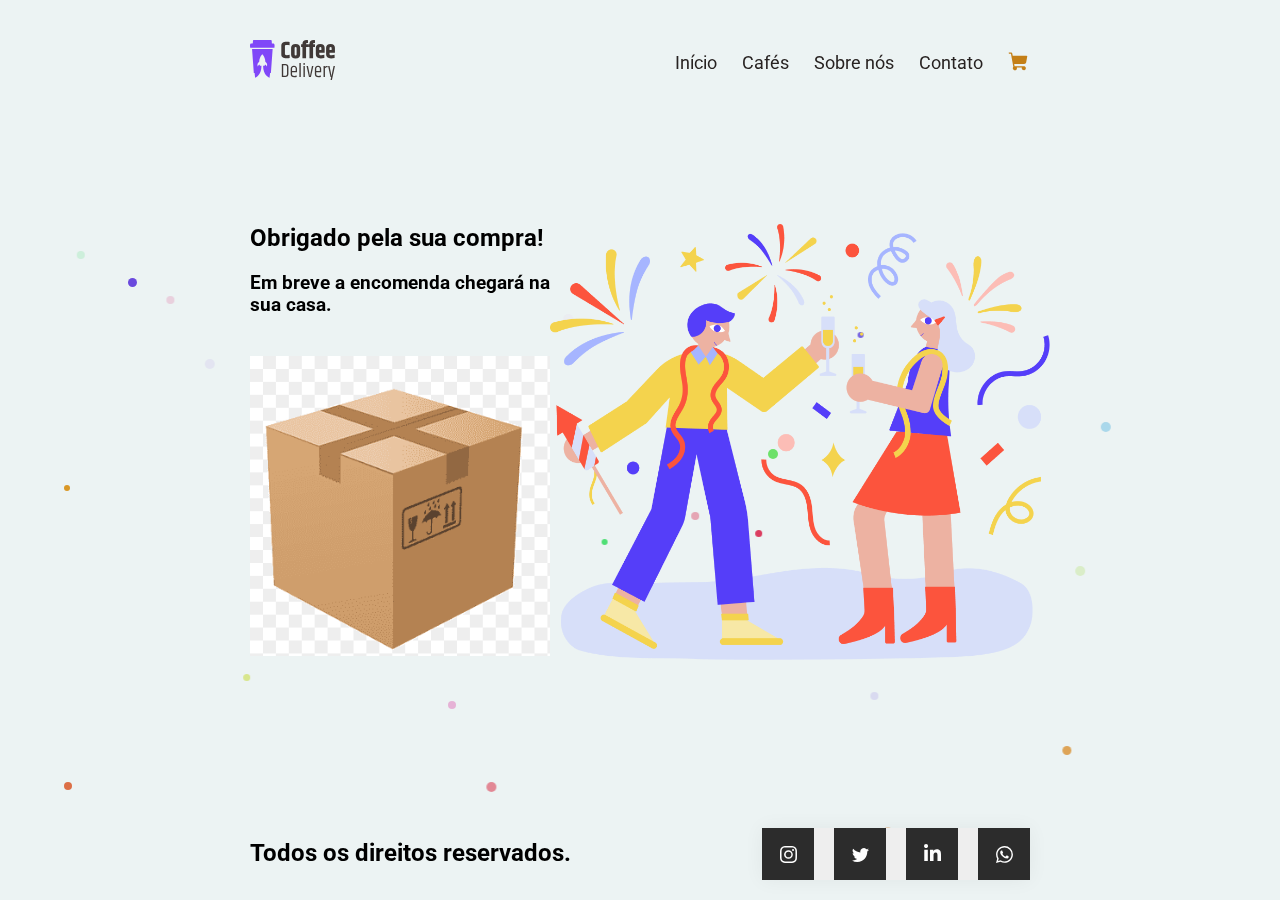
<file: sucesso.html>
<!DOCTYPE html>
<html lang="en">

<head>
  <meta charset="UTF-8">
  <meta name="viewport" content="width=device-width, initial-scale=1.0">
  <link rel="preconnect" href="https://fonts.googleapis.com">
  <link rel="preconnect" href="https://fonts.gstatic.com" crossorigin>
  <title>Dsw1</title>
  <link rel="stylesheet" href="https://cdnjs.cloudflare.com/ajax/libs/animate.css/4.1.1/animate.min.css" />
  <link rel="stylesheet" href="styles/particle.css">
  <link rel="stylesheet" href="styles/style.css">
  <link href="https://fonts.googleapis.com/css2?family=Roboto:wght@400;700&display=swap" rel="stylesheet">
  <link href="https://fonts.googleapis.com/css2?family=Baloo+2:wght@700;800&display=swap" rel="stylesheet">
  
</head>

<body>
  <header>
    <nav>
      <input type="checkbox" id="nav-check">
      <div class="nav-header">
        <div class="nav-logo">
          <img src="assets/Logo.svg" alt="Logo">
        </div>
      </div>
      <div class="nav-btn">
        <label for="nav-check">
          <span></span>
          <span></span>
          <span></span>
        </label>
      </div>
      
      <div class="nav-links nav-links-menu">
        <a href="index.html">Início</a>
        <a href="cafes.html">Cafés</a>
        <a href="sobrenos.html">Sobre nós</a>
        <a href="contato.html">Contato</a>
        <a href="carrinho.html">
          <img src="assets/Cart.svg" alt="">
        </a>
      </div>
    </nav>
  </header>

  <main>
    <div id="particle-container">
        <div class="particle"></div>
        <div class="particle"></div>
        <div class="particle"></div>
        <div class="particle"></div>
        <div class="particle"></div>
        <div class="particle"></div>
        <div class="particle"></div>
        <div class="particle"></div>
        <div class="particle"></div>
        <div class="particle"></div>
        <div class="particle"></div>
        <div class="particle"></div>
        <div class="particle"></div>
        <div class="particle"></div>
        <div class="particle"></div>
        <div class="particle"></div>
        <div class="particle"></div>
        <div class="particle"></div>
        <div class="particle"></div>
        <div class="particle"></div>
        <div class="particle"></div>
        <div class="particle"></div>
        <div class="particle"></div>
        <div class="particle"></div>
        <div class="particle"></div>
        <div class="particle"></div>
        <div class="particle"></div>
        <div class="particle"></div>
        <div class="particle"></div>
        <div class="particle"></div>
        
    </div>
    <section id="sucesso">
        <div class="leftSucesso">
            <h2>Obrigado pela sua compra!</h2>
            <h3>Em breve a encomenda chegará na sua casa.</h3>
            <img class="img1" src="assets/box.png" alt="">
        </div>
        <img class="img2" src="assets/holiday-season-6.png" alt="">
        <footer>
          <p>Todos os direitos reservados.</p>
          <div class="card">
            <a href="" class="socialContainer containerOne">
              <svg class="socialSvg instagramSvg" viewBox="0 0 16 16"> <path d="M8 0C5.829 0 5.556.01 4.703.048 3.85.088 3.269.222 2.76.42a3.917 3.917 0 0 0-1.417.923A3.927 3.927 0 0 0 .42 2.76C.222 3.268.087 3.85.048 4.7.01 5.555 0 5.827 0 8.001c0 2.172.01 2.444.048 3.297.04.852.174 1.433.372 1.942.205.526.478.972.923 1.417.444.445.89.719 1.416.923.51.198 1.09.333 1.942.372C5.555 15.99 5.827 16 8 16s2.444-.01 3.298-.048c.851-.04 1.434-.174 1.943-.372a3.916 3.916 0 0 0 1.416-.923c.445-.445.718-.891.923-1.417.197-.509.332-1.09.372-1.942C15.99 10.445 16 10.173 16 8s-.01-2.445-.048-3.299c-.04-.851-.175-1.433-.372-1.941a3.926 3.926 0 0 0-.923-1.417A3.911 3.911 0 0 0 13.24.42c-.51-.198-1.092-.333-1.943-.372C10.443.01 10.172 0 7.998 0h.003zm-.717 1.442h.718c2.136 0 2.389.007 3.232.046.78.035 1.204.166 1.486.275.373.145.64.319.92.599.28.28.453.546.598.92.11.281.24.705.275 1.485.039.843.047 1.096.047 3.231s-.008 2.389-.047 3.232c-.035.78-.166 1.203-.275 1.485a2.47 2.47 0 0 1-.599.919c-.28.28-.546.453-.92.598-.28.11-.704.24-1.485.276-.843.038-1.096.047-3.232.047s-2.39-.009-3.233-.047c-.78-.036-1.203-.166-1.485-.276a2.478 2.478 0 0 1-.92-.598 2.48 2.48 0 0 1-.6-.92c-.109-.281-.24-.705-.275-1.485-.038-.843-.046-1.096-.046-3.233 0-2.136.008-2.388.046-3.231.036-.78.166-1.204.276-1.486.145-.373.319-.64.599-.92.28-.28.546-.453.92-.598.282-.11.705-.24 1.485-.276.738-.034 1.024-.044 2.515-.045v.002zm4.988 1.328a.96.96 0 1 0 0 1.92.96.96 0 0 0 0-1.92zm-4.27 1.122a4.109 4.109 0 1 0 0 8.217 4.109 4.109 0 0 0 0-8.217zm0 1.441a2.667 2.667 0 1 1 0 5.334 2.667 2.667 0 0 1 0-5.334z"></path> </svg>
            </a>
            <a href="#" class="socialContainer containerTwo">
              <svg class="socialSvg twitterSvg" viewBox="0 0 16 16"> <path d="M5.026 15c6.038 0 9.341-5.003 9.341-9.334 0-.14 0-.282-.006-.422A6.685 6.685 0 0 0 16 3.542a6.658 6.658 0 0 1-1.889.518 3.301 3.301 0 0 0 1.447-1.817 6.533 6.533 0 0 1-2.087.793A3.286 3.286 0 0 0 7.875 6.03a9.325 9.325 0 0 1-6.767-3.429 3.289 3.289 0 0 0 1.018 4.382A3.323 3.323 0 0 1 .64 6.575v.045a3.288 3.288 0 0 0 2.632 3.218 3.203 3.203 0 0 1-.865.115 3.23 3.23 0 0 1-.614-.057 3.283 3.283 0 0 0 3.067 2.277A6.588 6.588 0 0 1 .78 13.58a6.32 6.32 0 0 1-.78-.045A9.344 9.344 0 0 0 5.026 15z"></path> </svg>
            </a>
            <a href="#" class="socialContainer containerThree">
              <svg class="socialSvg linkdinSvg" viewBox="0 0 448 512"><path d="M100.28 448H7.4V148.9h92.88zM53.79 108.1C24.09 108.1 0 83.5 0 53.8a53.79 53.79 0 0 1 107.58 0c0 29.7-24.1 54.3-53.79 54.3zM447.9 448h-92.68V302.4c0-34.7-.7-79.2-48.29-79.2-48.29 0-55.69 37.7-55.69 76.7V448h-92.78V148.9h89.08v40.8h1.3c12.4-23.5 42.69-48.3 87.88-48.3 94 0 111.28 61.9 111.28 142.3V448z"></path></svg>
            </a>
            <a onclick="abrirWhatsApp()" href="#" class="socialContainer containerFour">
              <svg class="socialSvg whatsappSvg" viewBox="0 0 16 16"> <path d="M13.601 2.326A7.854 7.854 0 0 0 7.994 0C3.627 0 .068 3.558.064 7.926c0 1.399.366 2.76 1.057 3.965L0 16l4.204-1.102a7.933 7.933 0 0 0 3.79.965h.004c4.368 0 7.926-3.558 7.93-7.93A7.898 7.898 0 0 0 13.6 2.326zM7.994 14.521a6.573 6.573 0 0 1-3.356-.92l-.24-.144-2.494.654.666-2.433-.156-.251a6.56 6.56 0 0 1-1.007-3.505c0-3.626 2.957-6.584 6.591-6.584a6.56 6.56 0 0 1 4.66 1.931 6.557 6.557 0 0 1 1.928 4.66c-.004 3.639-2.961 6.592-6.592 6.592zm3.615-4.934c-.197-.099-1.17-.578-1.353-.646-.182-.065-.315-.099-.445.099-.133.197-.513.646-.627.775-.114.133-.232.148-.43.05-.197-.1-.836-.308-1.592-.985-.59-.525-.985-1.175-1.103-1.372-.114-.198-.011-.304.088-.403.087-.088.197-.232.296-.346.1-.114.133-.198.198-.33.065-.134.034-.248-.015-.347-.05-.099-.445-1.076-.612-1.47-.16-.389-.323-.335-.445-.34-.114-.007-.247-.007-.38-.007a.729.729 0 0 0-.529.247c-.182.198-.691.677-.691 1.654 0 .977.71 1.916.81 2.049.098.133 1.394 2.132 3.383 2.992.47.205.84.326 1.129.418.475.152.904.129 1.246.08.38-.058 1.171-.48 1.338-.943.164-.464.164-.86.114-.943-.049-.084-.182-.133-.38-.232z"></path> </svg>
            </a>
          </div>
        </footer>
    </section>

  </main>

  <script src="script.js"></script>
</body>

</html>
</file>
<file: styles/particle.css>
body {
    background: #ecf3f3;
  }
  
  .particle {
    position: absolute;
    border-radius: 50%;
    z-index: -999;
  }
  
  @-webkit-keyframes particle-animation-1 {
    100% {
      transform: translate3d(24vw, 50vh, 96px);
    }
  }
  
  @keyframes particle-animation-1 {
    100% {
      transform: translate3d(24vw, 50vh, 96px);
    }
  }
  .particle:nth-child(1) {
    -webkit-animation: particle-animation-1 60s infinite;
            animation: particle-animation-1 60s infinite;
    opacity: 0.5;
    height: 7px;
    width: 7px;
    -webkit-animation-delay: -0.2s;
            animation-delay: -0.2s;
    transform: translate3d(19vw, 50vh, 12px);
    background: #c4d926;
  }
  
  @-webkit-keyframes particle-animation-2 {
    100% {
      transform: translate3d(43vw, 50vh, 45px);
    }
  }
  
  @keyframes particle-animation-2 {
    100% {
      transform: translate3d(43vw, 50vh, 45px);
    }
  }
  .particle:nth-child(2) {
    -webkit-animation: particle-animation-2 60s infinite;
            animation: particle-animation-2 60s infinite;
    opacity: 1;
    height: 6px;
    width: 6px;
    -webkit-animation-delay: -0.4s;
            animation-delay: -0.4s;
    transform: translate3d(5vw, 29vh, 58px);
    background: #d99726;
  }
  
  @-webkit-keyframes particle-animation-3 {
    100% {
      transform: translate3d(34vw, 53vh, 25px);
    }
  }
  
  @keyframes particle-animation-3 {
    100% {
      transform: translate3d(34vw, 53vh, 25px);
    }
  }
  .particle:nth-child(3) {
    -webkit-animation: particle-animation-3 60s infinite;
            animation: particle-animation-3 60s infinite;
    opacity: 0.16;
    height: 7px;
    width: 7px;
    -webkit-animation-delay: -0.6s;
            animation-delay: -0.6s;
    transform: translate3d(29vw, 43vh, 78px);
    background: #26a3d9;
  }
  
  @-webkit-keyframes particle-animation-4 {
    100% {
      transform: translate3d(82vw, 9vh, 30px);
    }
  }
  
  @keyframes particle-animation-4 {
    100% {
      transform: translate3d(82vw, 9vh, 30px);
    }
  }
  .particle:nth-child(4) {
    -webkit-animation: particle-animation-4 60s infinite;
            animation: particle-animation-4 60s infinite;
    opacity: 0.89;
    height: 8px;
    width: 8px;
    -webkit-animation-delay: -0.8s;
            animation-delay: -0.8s;
    transform: translate3d(25vw, 17vh, 15px);
    background: #d96526;
  }
  
  @-webkit-keyframes particle-animation-5 {
    100% {
      transform: translate3d(67vw, 50vh, 33px);
    }
  }
  
  @keyframes particle-animation-5 {
    100% {
      transform: translate3d(67vw, 50vh, 33px);
    }
  }
  .particle:nth-child(5) {
    -webkit-animation: particle-animation-5 60s infinite;
            animation: particle-animation-5 60s infinite;
    opacity: 0.27;
    height: 8px;
    width: 8px;
    -webkit-animation-delay: -1s;
            animation-delay: -1s;
    transform: translate3d(22vw, 17vh, 83px);
    background: #9dd926;
  }
  
  @-webkit-keyframes particle-animation-6 {
    100% {
      transform: translate3d(45vw, 42vh, 68px);
    }
  }
  
  @keyframes particle-animation-6 {
    100% {
      transform: translate3d(45vw, 42vh, 68px);
    }
  }
  .particle:nth-child(6) {
    -webkit-animation: particle-animation-6 60s infinite;
            animation: particle-animation-6 60s infinite;
    opacity: 0.69;
    height: 6px;
    width: 6px;
    -webkit-animation-delay: -1.2s;
            animation-delay: -1.2s;
    transform: translate3d(67vw, 12vh, 68px);
    background: #4426d9;
  }
  
  @-webkit-keyframes particle-animation-7 {
    100% {
      transform: translate3d(46vw, 5vh, 2px);
    }
  }
  
  @keyframes particle-animation-7 {
    100% {
      transform: translate3d(46vw, 5vh, 2px);
    }
  }
  .particle:nth-child(7) {
    -webkit-animation: particle-animation-7 60s infinite;
            animation: particle-animation-7 60s infinite;
    opacity: 0.38;
    height: 8px;
    width: 8px;
    -webkit-animation-delay: -1.4s;
            animation-delay: -1.4s;
    transform: translate3d(54vw, 32vh, 62px);
    background: #d9264d;
  }
  
  @-webkit-keyframes particle-animation-8 {
    100% {
      transform: translate3d(78vw, 29vh, 97px);
    }
  }
  
  @keyframes particle-animation-8 {
    100% {
      transform: translate3d(78vw, 29vh, 97px);
    }
  }
  .particle:nth-child(8) {
    -webkit-animation: particle-animation-8 60s infinite;
            animation: particle-animation-8 60s infinite;
    opacity: 0.12;
    height: 10px;
    width: 10px;
    -webkit-animation-delay: -1.6s;
            animation-delay: -1.6s;
    transform: translate3d(38vw, 34vh, 94px);
    background: #2629d9;
  }
  
  @-webkit-keyframes particle-animation-9 {
    100% {
      transform: translate3d(35vw, 45vh, 4px);
    }
  }
  
  @keyframes particle-animation-9 {
    100% {
      transform: translate3d(35vw, 45vh, 4px);
    }
  }
  .particle:nth-child(9) {
    -webkit-animation: particle-animation-9 60s infinite;
            animation: particle-animation-9 60s infinite;
    opacity: 0.76;
    height: 9px;
    width: 9px;
    -webkit-animation-delay: -1.8s;
            animation-delay: -1.8s;
    transform: translate3d(83vw, 58vh, 3px);
    background: #d98b26;
  }
  
  @-webkit-keyframes particle-animation-10 {
    100% {
      transform: translate3d(29vw, 12vh, 58px);
    }
  }
  
  @keyframes particle-animation-10 {
    100% {
      transform: translate3d(29vw, 2vh, 58px);
    }
  }
  .particle:nth-child(10) {
    -webkit-animation: particle-animation-10 60s infinite;
            animation: particle-animation-10 60s infinite;
    opacity: 0.33;
    height: 10px;
    width: 10px;
    -webkit-animation-delay: -2s;
            animation-delay: -2s;
    transform: translate3d(86vw, 22vh, 28px);
    background: #26a0d9;
  }
  
  @-webkit-keyframes particle-animation-11 {
    100% {
      transform: translate3d(64vw, 6vh, 22px);
    }
  }
  
  @keyframes particle-animation-11 {
    100% {
      transform: translate3d(64vw, 6vh, 22px);
    }
  }
  .particle:nth-child(11) {
    -webkit-animation: particle-animation-11 60s infinite;
            animation: particle-animation-11 60s infinite;
    opacity: 0.31;
    height: 8px;
    width: 8px;
    -webkit-animation-delay: -2.2s;
            animation-delay: -2.2s;
    transform: translate3d(35vw, 53vh, 2px);
    background: #d92697;
  }
  
  @-webkit-keyframes particle-animation-12 {
    100% {
      transform: translate3d(41vw, 29vh, 31px);
    }
  }
  
  @keyframes particle-animation-12 {
    100% {
      transform: translate3d(41vw, 29vh, 31px);
    }
  }
  .particle:nth-child(12) {
    -webkit-animation: particle-animation-12 60s infinite;
            animation: particle-animation-12 60s infinite;
    opacity: 0.34;
    height: 7px;
    width: 7px;
    -webkit-animation-delay: -2.4s;
            animation-delay: -2.4s;
    transform: translate3d(41vw, 29vh, 53px);
    background: #26d92c;
  }
  
  @-webkit-keyframes particle-animation-13 {
    100% {
      transform: translate3d(55vw, 16vh, 74px);
    }
  }
  
  @keyframes particle-animation-13 {
    100% {
      transform: translate3d(55vw, 16vh, 74px);
    }
  }
  .particle:nth-child(13) {
    -webkit-animation: particle-animation-13 60s infinite;
            animation: particle-animation-13 60s infinite;
    opacity: 0.83;
    height: 9px;
    width: 9px;
    -webkit-animation-delay: -2.6s;
            animation-delay: -2.6s;
    transform: translate3d(10vw, 6vh, 42px);
    background: #5026d9;
  }
  
  @-webkit-keyframes particle-animation-14 {
    100% {
      transform: translate3d(56vw, 56vh, 75px);
    }
  }
  
  @keyframes particle-animation-14 {
    100% {
      transform: translate3d(56vw, 56vh, 75px);
    }
  }
  .particle:nth-child(14) {
    -webkit-animation: particle-animation-14 60s infinite;
            animation: particle-animation-14 60s infinite;
    opacity: 0.07;
    height: 10px;
    width: 10px;
    -webkit-animation-delay: -2.8s;
            animation-delay: -2.8s;
    transform: translate3d(16vw, 15vh, 66px);
    background: #6526d9;
  }
  
  @-webkit-keyframes particle-animation-15 {
    100% {
      transform: translate3d(57vw, 10vh, 43px);
    }
  }
  
  @keyframes particle-animation-15 {
    100% {
      transform: translate3d(57vw, 10vh, 43px);
    }
  }
  .particle:nth-child(15) {
    -webkit-animation: particle-animation-15 60s infinite;
            animation: particle-animation-15 60s infinite;
    opacity: 0.67;
    height: 10px;
    width: 10px;
    -webkit-animation-delay: -3s;
            animation-delay: -3s;
    transform: translate3d(60vw, 25vh, 22px);
    background: #2fd926;
  }
  
  @-webkit-keyframes particle-animation-16 {
    100% {
      transform: translate3d(66vw, 84vh, 51px);
    }
  }
  
  @keyframes particle-animation-16 {
    100% {
      transform: translate3d(66vw, 24vh, 51px);
    }
  }
  .particle:nth-child(16) {
    -webkit-animation: particle-animation-16 60s infinite;
            animation: particle-animation-16 60s infinite;
    opacity: 0.14;
    height: 10px;
    width: 10px;
    -webkit-animation-delay: -3.2s;
            animation-delay: -3.2s;
    transform: translate3d(34vw, 20vh, 17px);
    background: #2674d9;
  }
  
  @-webkit-keyframes particle-animation-17 {
    100% {
      transform: translate3d(69vw, 57vh, 91px);
    }
  }
  
  @keyframes particle-animation-17 {
    100% {
      transform: translate3d(69vw, 57vh, 91px);
    }
  }
  .particle:nth-child(17) {
    -webkit-animation: particle-animation-17 60s infinite;
            animation: particle-animation-17 60s infinite;
    opacity: 0.03;
    height: 10px;
    width: 10px;
    -webkit-animation-delay: -3.4s;
            animation-delay: -3.4s;
    transform: translate3d(44vw, 10vh, 30px);
    background: #d926be;
  }
  
  @-webkit-keyframes particle-animation-18 {
    100% {
      transform: translate3d(68vw, 30vh, 49px);
    }
  }
  
  @keyframes particle-animation-18 {
    100% {
      transform: translate3d(68vw, 30vh, 49px);
    }
  }
  .particle:nth-child(18) {
    -webkit-animation: particle-animation-18 60s infinite;
            animation: particle-animation-18 60s infinite;
    opacity: 0.38;
    height: 8px;
    width: 8px;
    -webkit-animation-delay: -3.6s;
            animation-delay: -3.6s;
    transform: translate3d(31vw, 21vh, 70px);
    background: #d98e26;
  }
  
  @-webkit-keyframes particle-animation-19 {
    100% {
      transform: translate3d(26vw, 36vh, 96px);
    }
  }
  
  @keyframes particle-animation-19 {
    100% {
      transform: translate3d(26vw, 46vh, 96px);
    }
  }
  .particle:nth-child(19) {
    -webkit-animation: particle-animation-19 60s infinite;
            animation: particle-animation-19 60s infinite;
    opacity: 0.84;
    height: 8px;
    width: 8px;
    -webkit-animation-delay: -3.8s;
            animation-delay: -3.8s;
    transform: translate3d(5vw, 62vh, 92px);
    background: #d95626;
  }
  
  @-webkit-keyframes particle-animation-20 {
    100% {
      transform: translate3d(16vw, 15vh, 74px);
    }
  }
  
  @keyframes particle-animation-20 {
    100% {
      transform: translate3d(16vw, 25vh, 74px);
    }
  }
  .particle:nth-child(20) {
    -webkit-animation: particle-animation-20 60s infinite;
            animation: particle-animation-20 60s infinite;
    opacity: 0.52;
    height: 10px;
    width: 10px;
    -webkit-animation-delay: -4s;
            animation-delay: -4s;
    transform: translate3d(38vw, 62vh, 59px);
    background: #d9263e;
  }
  
  @-webkit-keyframes particle-animation-21 {
    100% {
      transform: translate3d(9vw, 15vh, 87px);
    }
  }
  
  @keyframes particle-animation-21 {
    100% {
      transform: translate3d(9vw, 15vh, 87px);
    }
  }
  .particle:nth-child(21) {
    -webkit-animation: particle-animation-21 60s infinite;
            animation: particle-animation-21 60s infinite;
    opacity: 0.79;
    height: 6px;
    width: 6px;
    -webkit-animation-delay: -4.2s;
            animation-delay: -4.2s;
    transform: translate3d(47vw, 35vh, 31px);
    background: #26d953;
  }
  
  @-webkit-keyframes particle-animation-22 {
    100% {
      transform: translate3d(5vw, 55vh, 76px);
    }
  }
  
  @keyframes particle-animation-22 {
    100% {
      transform: translate3d(5vw, 55vh, 76px);
    }
  }
  .particle:nth-child(22) {
    -webkit-animation: particle-animation-22 60s infinite;
            animation: particle-animation-22 60s infinite;
    opacity: 0.21;
    height: 10px;
    width: 10px;
    -webkit-animation-delay: -4.4s;
            animation-delay: -4.4s;
    transform: translate3d(84vw, 38vh, 93px);
    background: #94d926;
  }
  
  @-webkit-keyframes particle-animation-23 {
    100% {
      transform: translate3d(8vw, 64vh, 31px);
    }
  }
  
  @keyframes particle-animation-23 {
    100% {
      transform: translate3d(8vw, 14vh, 31px);
    }
  }
  .particle:nth-child(23) {
    -webkit-animation: particle-animation-23 60s infinite;
            animation: particle-animation-23 60s infinite;
    opacity: 0.89;
    height: 10px;
    width: 10px;
    -webkit-animation-delay: -4.6s;
            animation-delay: -4.6s;
    transform: translate3d(38vw, 38vh, 46px);
    background: #85d926;
  }
  
  @-webkit-keyframes particle-animation-24 {
    100% {
      transform: translate3d(57vw, 49vh, 94px);
    }
  }
  
  @keyframes particle-animation-24 {
    100% {
      transform: translate3d(57vw, 49vh, 94px);
    }
  }
  .particle:nth-child(24) {
    -webkit-animation: particle-animation-24 60s infinite;
            animation: particle-animation-24 60s infinite;
    opacity: 0.19;
    height: 8px;
    width: 8px;
    -webkit-animation-delay: -4.8s;
            animation-delay: -4.8s;
    transform: translate3d(38vw, 44vh, 43px);
    background: #d94126;
  }
  
  @-webkit-keyframes particle-animation-25 {
    100% {
      transform: translate3d(6vw, 44vh, 79px);
    }
  }
  
  @keyframes particle-animation-25 {
    100% {
      transform: translate3d(6vw, 44vh, 79px);
    }
  }
  .particle:nth-child(25) {
    -webkit-animation: particle-animation-25 60s infinite;
            animation: particle-animation-25 60s infinite;
    opacity: 0.89;
    height: 7px;
    width: 7px;
    -webkit-animation-delay: -5s;
            animation-delay: -5s;
    transform: translate3d(59vw, 34vh, 15px);
    background: #d9264d;
  }
  
  @-webkit-keyframes particle-animation-26 {
    100% {
      transform: translate3d(74vw, 47vh, 16px);
    }
  }
  
  @keyframes particle-animation-26 {
    100% {
      transform: translate3d(74vw, 47vh, 16px);
    }
  }
  .particle:nth-child(26) {
    -webkit-animation: particle-animation-26 60s infinite;
            animation: particle-animation-26 60s infinite;
    opacity: 0.12;
    height: 8px;
    width: 8px;
    -webkit-animation-delay: -5.2s;
            animation-delay: -5.2s;
    transform: translate3d(68vw, 52vh, 59px);
    background: #5026d9;
  }
  
  @-webkit-keyframes particle-animation-27 {
    100% {
      transform: translate3d(85vw, 25vh, 100px);
    }
  }
  
  @keyframes particle-animation-27 {
    100% {
      transform: translate3d(85vw, 25vh, 100px);
    }
  }
  .particle:nth-child(27) {
    -webkit-animation: particle-animation-27 60s infinite;
            animation: particle-animation-27 60s infinite;
    opacity: 0.49;
    height: 9px;
    width: 9px;
    -webkit-animation-delay: -5.4s;
            animation-delay: -5.4s;
    transform: translate3d(51vw, 33vh, 4px);
    background: #2694d9;
  }
  
  @-webkit-keyframes particle-animation-28 {
    100% {
      transform: translate3d(14vw, 17vh, 56px);
    }
  }
  
  @keyframes particle-animation-28 {
    100% {
      transform: translate3d(14vw, 17vh, 56px);
    }
  }
  .particle:nth-child(28) {
    -webkit-animation: particle-animation-28 60s infinite;
            animation: particle-animation-28 60s infinite;
    opacity: 0.15;
    height: 8px;
    width: 8px;
    -webkit-animation-delay: -5.6s;
            animation-delay: -5.6s;
    transform: translate3d(6vw, 3vh, 53px);
    background: #26d959;
  }
  
  @-webkit-keyframes particle-animation-29 {
    100% {
      transform: translate3d(35vw, 1vh, 93px);
    }
  }
  
  @keyframes particle-animation-29 {
    100% {
      transform: translate3d(35vw, 1vh, 93px);
    }
  }
  .particle:nth-child(29) {
    -webkit-animation: particle-animation-29 60s infinite;
            animation: particle-animation-29 60s infinite;
    opacity: 0.17;
    height: 8px;
    width: 8px;
    -webkit-animation-delay: -5.8s;
            animation-delay: -5.8s;
    transform: translate3d(13vw, 8vh, 3px);
    background: #d92674;
  }
  
  @-webkit-keyframes particle-animation-30 {
    100% {
      transform: translate3d(2vw, 27vh, 61px);
    }
  }
  
  @keyframes particle-animation-30 {
    100% {
      transform: translate3d(2vw, 27vh, 61px);
    }
  }
  .particle:nth-child(30) {
    -webkit-animation: particle-animation-30 60s infinite;
            animation: particle-animation-30 60s infinite;
    opacity: 0.32;
    height: 9px;
    width: 9px;
    -webkit-animation-delay: -6s;
            animation-delay: -6s;
    transform: translate3d(69vw, 67vh, 85px);
    background: #d97a26;
  }
</file>
<file: styles/style.css>
:root {

  --yellow-dark: #C47F17;
  --yellow: #DBAC2C;
  --yellow-light: #F1E9C9;
  --purple-dark: #4B2995;
  --purple: #8047F8;
  --purple-light: #EBE5F9;

  --base-title: #272221;
  --base-subtitle: #403937;
  --base-text: #574F4D;
  --base-label: #8D8686;
  --base-hover: #D7D5D5;
  --base-button: #E6E5E5;
  --base-input: #EDEDED;
  --base-card: #F3F2F2;

  --background: #FAFAFA;
  --white: #FFFFFF;

  --font-roboto: "Roboto", sans-serif;
  --font-baloo2: "Baloo 2", sans-serif
}

* {
  padding: 0;
  margin: 0;
  box-sizing: border-box;

}

/* -------------------- NAVBAR -------------------- */

nav {
  height: 50px;
  width: 100%;
  position: relative;
  display: flex;
  justify-content: space-between;
  align-items: center;
  font-family: var(--font-roboto);
  padding: 62px 250px;
}

nav>.nav-header {
  display: inline;
}

nav>.nav-header>.nav-title {
  display: inline-block;
  font-size: 22px;
  color: #fff;
  padding: 10px 10px 10px 10px;
}

nav>.nav-btn {
  display: none;
}

nav>.nav-links {
  display: flex;
  float: right;
  font-size: 18px;
  gap: 25px;
}

nav>.nav-links>a {
  display: flex;
  align-items: center;
  text-decoration: none;
  color: var(--base-title);
  cursor: pointer;
}

nav>#nav-check {
  display: none;
}

@media(max-width:1024px) {
  nav {
    padding: 50px;
  }

}

@media (max-width: 768px) {
  nav {
    padding: 50px;
  }

  nav>.nav-links {
    display: none;
  }


  nav>#nav-check:checked~.nav-links {
    display: flex;
    flex-direction: column;
    align-items: flex-end;
    position: absolute;
    top: 70px;
    right: 0;
    width: 100%;
    background-color: var(--purple);
    padding: 20px;
    z-index: 99;

  }

  nav>.nav-links>a {
    display: block;
    width: 100%;
    margin-bottom: 10px;
    color: var(--white);
    padding-right: 20px;
  }

  nav>#nav-check:checked~.nav-links>a:last-child {
    margin-bottom: 0;
  }

  nav>.nav-btn {
    display: inline-block;
    position: absolute;
    right: 0;
    top: 0;
    padding: 25px;
  }

  nav>.nav-btn>label {
    display: inline-block;
    position: absolute;
    width: 50px;
    height: 50px;
    padding: 13px;
    transition: all ease-in 0.2s;
    right: 0;
  }

  nav>.nav-btn>label:hover,
  nav>#nav-check:checked~.nav-btn>label {
    transform: scale(1.1);
  }

  nav>.nav-btn>label>span {
    display: block;
    width: 25px;
    height: 3px;
    background-color: var(--purple);
    margin-bottom: 5px;
  }

  nav>#nav-check:checked~.nav-links {
    height: 100vh;
    overflow-y: auto;
  }

  /* Definir espaçamento para os links do menu */
  nav>#nav-check:checked~.nav-links>a {
    padding-right: 20px;
  }

}



/* -------------------- NAVBAR -------------------- */

/* -------------------- MAIN -------------------- */

#inicio {
  display: flex;
  justify-content: space-between;
  align-items: center;
  padding: 0 250px;
  margin-top: 140px;

  font-family: var(--font-roboto);
}

.inicioLeft {
  margin-right: 350px;
}

.leftUpper h2 {
  font-family: var(--font-baloo2);
  font-size: 48px;
  font-style: normal;
  font-weight: 800;
  line-height: 130%;
  color: var(--base-title);
  margin-bottom: 20px;
}

.leftUpper p {
  font-size: 20px;
  font-style: normal;
  font-weight: 400;
  line-height: 130%;
  color: var(--base-subtitle);
  margin-bottom: 70px;
}

.leftDown {
  display: grid;
  grid-template-columns: 2fr 2fr;

}

.description {
  display: flex;
  align-items: center;
  gap: 15px;
  margin-bottom: 28px;
}

.description img {
  padding: 8px;
  border-radius: 999px;
}

.cartMini {
  background-color: var(--yellow-dark);
}

.box {
  background-color: var(--base-text);
}

.bomb {
  background-color: var(--yellow);
}

.coffe {
  background-color: var(--purple);
}

@media(max-width:1440px) {
  #inicio {
    margin-top: 40px;
  }
  #inicio footer {
    position: fixed;
    padding: 0 250px;
  }

  .inicioLeft {
    margin-right: 50px;
  }
}

@media(max-width:1024px) {
  #inicio {
    display: flex;
    flex-direction: column;
    margin-top: 30px;
  }

  .inicioLeft {
    margin-right: 0;
  }

  #inicio footer {
    position: relative;
    padding: 20px;
  }
}


@media (max-width: 768px) {
  #inicio {
    display: flex;
    flex-direction: column;
    align-items: center;
    padding: 0 20px;
    margin-top: 30px;
    font-family: var(--font-roboto);
  }

  .inicioLeft {
    margin-right: 0;
    margin-bottom: 40px;
  }

  .leftUpper {
    display: flex;
    flex-direction: column;
    justify-content: center;
    align-items: center;
  }

  .leftUpper h2 {
    font-size: 28px;
    margin-bottom: 10px;

  }

  .leftUpper p {
    font-size: 16px;
    margin-bottom: 30px;/
  }

  .leftDown {
    display: flex;
    flex-wrap: wrap;
    justify-content: center;
    gap: 20px;
  }

  .description {
    display: flex;
    align-items: center;
    gap: 15px;
    margin-bottom: 20px;
  }

  .description img {
    padding: 6px;
    border-radius: 999px;
  }


  .cartMini {
    background-color: var(--yellow-dark);
    width: 20px;
    height: 20px;
  }

  .box {
    background-color: var(--base-text);
    width: 20px;
    height: 20px;
  }

  .bomb {
    background-color: var(--yellow);
    width: 20px;
    height: 20px;
  }

  .coffe {
    background-color: var(--purple);
    width: 20px;
    height: 20px;
  }

  .inicioRight {
    text-align: center;
    margin-top: 30px;
  }

  .inicioRight img {
    width: 350px;
  }

  #inicio footer {
    position: absolute;
  }
}

@media(max-width: 425px) {
  #inicio footer {
    position: relative;
  }
}



/* -------------------- MAIN -------------------- */

/* -------------------- FOOTER -------------------- */

footer {
  position: fixed;
  bottom: 0;
  left: 0;
  right: 0;
  padding: 0 250px;
  display: flex;
  align-items: center;
  justify-content: space-between;
  padding-bottom: 20px;
  font-family: var(--font-roboto);
}

footer p {
  font-size: 24px;
  font-style: normal;
  font-weight: bold;
  line-height: 130%;
}

.card {
  width: fit-content;
  height: fit-content;
  background-color: rgb(238, 238, 238);
  display: flex;
  align-items: center;
  justify-content: center;

  gap: 20px;
  box-shadow: 0px 0px 20px rgba(0, 0, 0, 0.055);
}

/* for all social containers*/
.socialContainer {
  width: 52px;
  height: 52px;
  background-color: rgb(44, 44, 44);
  display: flex;
  align-items: center;
  justify-content: center;
  overflow: hidden;
  transition-duration: .3s;
}

/* instagram*/
.containerOne:hover {
  background-color: #d62976;
  transition-duration: .3s;
}

/* twitter*/
.containerTwo:hover {
  background-color: #00acee;
  transition-duration: .3s;
}

/* linkdin*/
.containerThree:hover {
  background-color: #0072b1;
  transition-duration: .3s;
}

/* Whatsapp*/
.containerFour:hover {
  background-color: #128C7E;
  transition-duration: .3s;
}

.socialContainer:active {
  transform: scale(0.9);
  transition-duration: .3s;
}

.socialSvg {
  width: 17px;
}

.socialSvg path {
  fill: rgb(255, 255, 255);
}

.socialContainer:hover .socialSvg {
  animation: slide-in-top 0.3s both;
}

@keyframes slide-in-top {
  0% {
    transform: translateY(-50px);
    opacity: 0;
  }

  100% {
    transform: translateY(0);
    opacity: 1;
  }
}

@media (max-width: 768px) {
  footer {
    max-width: 768px;
    position: relative;
    bottom: 0;
    left: 0;
    right: 0;
    padding: 0 20px;
    /* Reduzindo o padding para dispositivos menores */
    display: flex;

    align-items: center;
    justify-content: space-between;

    font-family: var(--font-roboto);
  }

  footer p {
    font-size: 20px;
    /* Reduzindo o tamanho da fonte para dispositivos menores */
    font-style: normal;
    font-weight: bold;
    line-height: 130%;
    margin: 0;
    /* Removendo margem inferior para dispositivos menores */
  }

  .card {
    width: fit-content;
    height: fit-content;
    background-color: rgb(238, 238, 238);
    display: flex;
    align-items: center;
    justify-content: center;
    gap: 10px;
    /* Reduzindo o espaçamento entre os ícones para dispositivos menores */
    box-shadow: 0px 0px 20px rgba(0, 0, 0, 0.055);
  }

  .socialContainer {
    width: 30px;
    /* Reduzindo o tamanho dos ícones para dispositivos menores */
    height: 30px;
  }
}

/* -------------------- FOOTER -------------------- */

/* -------------------- CAFES -------------------- */

#cafes {
  display: flex;
  flex-direction: column;
  margin-top: 32px;
  font-family: var(--font-roboto);
  padding: 0 250px;
}

#cafes footer {
  padding: 0;
  position: relative;
  display: flex;
  align-items: center;
  justify-content: space-between;
  margin-top: 200px;
  padding-bottom: 20px;

  font-family: var(--font-roboto);
}

.cafesContainer {
  margin-top: 54px;
  display: grid;
  grid-template-columns: repeat(4, 4fr);

}

.cafeCard {
  display: flex;
  flex-direction: column;
  align-items: center;
  justify-content: center;
  padding: 10px 30px;
}

.cafeCard img {
  width: 120px;
  height: 120px;
}


.cafeCard .mid {
  display: flex;
  flex-direction: column;
  align-items: center;
}

.cafeCard .mid span {
  color: var(--yellow-dark);
  font-size: 13px;
  font-style: normal;
  font-weight: 700;
  line-height: 130%;
  text-transform: uppercase;

  margin: 16px 0 20px 0;
}

.cafeCard .mid h4 {
  font-family: var(--font-baloo2);
  font-size: 20px;
  font-style: normal;
  font-weight: 700;
  line-height: 130%;
  color: var(--base-title);

  margin-bottom: 8px;
}

.cafeCard .mid p {
  text-align: center;

  font-size: 14px;
  font-style: normal;
  font-weight: 400;
  line-height: 130%;
  color: var(--base-label);
  margin-bottom: 33px;
}

.cafeCard .bottom {
  display: flex;
  gap: 40px;
  align-items: center;
}

.cafeCard .bottom button {
  border: none;
  padding: 8px;
  background-color: var(--purple);
  border-radius: 6px;
  cursor: pointer;
}

.cafeCard .bottom button img {
  width: 19.74px;
  height: 17.875px;
}

@media(max-width:1024px) {
  #cafes {
    padding: 0 50px;
  }
}

@media(max-width: 768px) {
  #cafes {
    padding: 0 50px;
  }

  .cafesContainer {
    margin-top: 54px;
    grid-template-columns: repeat(3, 3fr);

  }

  .about-us-image {
    width: 300px;
  }
}

/* -------------------- CAFES -------------------- */

/* -------------------- SOBRE NOS -------------------- */

#sobrenos {
  display: flex;
  flex-direction: column;
  margin-top: 32px;
  font-family: var(--font-roboto);
  padding: 0 250px;
}

.sobreMain {
  display: flex;
  align-items: center;
  justify-content: space-between;

}

.sobreContainer {
  margin-right: 100px;
}

.sobreContainer p {
  margin: 15px 0;
  font-size: 1rem;
  color: var(--base-subtitle);
}

.sobreContainer li {
  margin: 15px 0;
  font-size: 1rem;
  color: var(--base-subtitle);
}

.sobreContainer ul {
  list-style: none;
}

.sobreContainer h3 {
  margin: 20px 0;
}

@media(max-width:1024px) {
  #sobrenos {
    padding: 0 50px;
    
  }

  .sobreMain {
    flex-direction: column;
    justify-content: center;
  }
  .sobreContainer {
    margin: 0px;
    display: flex;
    flex-direction: column;
    justify-content: center;
    align-items: center;
  }
  .sobreMain img {
    width: 400px;
  }

  #sobrenos footer {
    position: relative;
    padding: 0px;
    
  }
}

@media(max-width:768px) {
  #sobrenos {
    padding: 50px;
    margin-top: -30px;
  }

  .sobreMain {
    flex-direction: column;
    justify-content: center;
  }

  .sobreContainer {
    margin: 0px;
    display: flex;
    flex-direction: column;
    justify-content: center;
    align-items: center;
  }
}


/* -------------------- SOBRE NOS -------------------- */

/* -------------------- CONTATO -------------------- */

#contato {
  display: flex;
  flex-direction: column;
  margin-top: 32px;
  font-family: var(--font-roboto);
  padding: 0 250px;
}

#contato p {
  margin-top: 20px;
  font-size: 1.175rem;
  font-weight: bold;
  color: var(--base-title);
}

.contatoContainer {
  margin-top: 30px;
  display: flex;
  align-items: center;
  justify-content: space-between;
}


.sobreForm {
  width: 50%;


}

.form {

  max-width: 32rem;
  font-size: 1.125rem;
}

.form label,
.form input,
.form textarea,
.form button {
  display: block;
  width: 100%;
}

.form label {
  color: var(--base-title);
  line-height: 1;
  margin-bottom: 0.5rem;
}

.form input,
.form textarea {
  font: inherit;
  padding: 0.8rem;
  margin-bottom: 1rem;
  border: 1px solid #000;
  border-radius: 8px;
}

.form textarea {
  min-height: 13rem;
  resize: vertical;
}

.form input:hover,
.form input:focus,
.form textarea:hover,
.form textarea:focus {
  outline: none;
  border-color: var(--yellow);
  box-shadow: 0 0 0 3px var(--yellow);
  ;
}

.form button {
  display: block;
  padding: 1rem;
  background: var(--yellow-dark);
  color: #fff;
  font: inherit;
  text-transform: uppercase;
  border: none;
  border-radius: 8px;
  cursor: pointer;
  transition: 0.2s;
}

.form button:hover,
.form button:focus {
  outline: none;
  background: var(--yellow);
}

@media(max-width:1024px) {
  #contato {
    padding: 0 50px;
    align-items: center;
  }

  .hero {
    display: none;
  }

  .contatoContainer {
    display: flex;
    align-items: center;
    justify-content: center;
    width: 100%;

    margin-bottom: 80px;
  }
}

@media(max-width: 768px) {
  #contato {
    padding: 0 50px;
    align-items: center;
  }

  .hero {
    display: none;
  }

  .contatoContainer {
    display: flex;
    align-items: center;
    justify-content: center;
    width: 100%;

    margin-bottom: 80px;
  }
}

/* -------------------- CONTATO -------------------- */

/* -------------------- CONTATO SUCCESS -------------------- */

#contatoSuccess {
  display: flex;
  align-items: center;
  justify-content: space-between;
  margin-top: 32px;
  font-family: var(--font-roboto);
  padding: 0 250px;
}

.text h2 {
  font-size: 32px;
}

#contatoSuccess img {
  width: 400px;

}

.text p {
  font-size: 1.25rem;
  color: var(--base-text);
  margin: 10px 0;
}

.text img {
  margin-top: 50px;
}

@media(max-width:1024px) {
  #contatoSuccess {
    flex-direction: column;
    justify-content: space-between;

    padding: 0 ;
  }

  .text img {
    display: none;
  }
  .text {
    margin-bottom: 20px;
  }


  #contatoSuccess img {
    width: 350px;
    margin-bottom: 30px;
  }

  #contatoSuccess footer {
    
    padding: 0 50px;
  }
}

@media(max-width:768px) {
  
}

/* -------------------- CONTATO SUCCESS -------------------- */

/* -------------------- CARRINHO -------------------- */

#carrinho {
  display: flex;
  flex-direction: column;
  margin-top: 32px;
  font-family: var(--font-roboto);
  padding: 0 250px;
}

.cafeItemCart button {
  border: none;
  cursor: pointer;
}

.cafeItemCart button img {
  width: 32px;
}

.carrinhoImg img {
  width: 700px;
}

.carrinhoContainer {
  display: flex;
  justify-content: space-between;
}

#listaCafes {
  margin-top: 30px;
  overflow: auto;
  max-height: 500px;
}

.total {
  display: flex;
  align-items: center;
  gap: 10px;
  margin-bottom: 10px;
}

.total p {
  font-size: 18px;
}

.finalizar button {
  border: none;
  background-color: green;
  padding: 10px;
  color: var(--white);
  font-size: 18px;
  border-radius: 6px;
  cursor: pointer;
}

.listaCafes {
  max-width: 320px;
  display: flex;
  align-items: center;
  gap: 20px;
  color: var(--white);
  background-color: #000;
  padding: 15px;
  margin-bottom: 20px;
  border-radius: 10px;
}

.listaCafes p {
  font-size: 18px;
  margin: 5px 0;
}

button.noselect {
  width: 150px;
  height: 50px;
  cursor: pointer;
  display: flex;
  align-items: center;
  background: red;
  border: none;
  border-radius: 5px;
  box-shadow: 1px 1px 3px rgba(0, 0, 0, 0.15);
  background: #e62222;
}

button.noselect,
button span {
  transition: 200ms;
}

button.noselect .text {
  transform: translateX(35px);
  color: white;
  font-weight: bold;
}

button.noselect .icon {
  position: absolute;
  border-left: 1px solid #c41b1b;
  transform: translateX(110px);
  height: 40px;
  width: 40px;
  display: flex;
  align-items: center;
  justify-content: center;
}

button.noselect svg {
  width: 15px;
  fill: #eee;
}

button.noselect:hover {
  background: #ff3636;
}

button:hover .text {
  color: transparent;
}

button.noselect:hover .icon {
  width: 150px;
  border-left: none;
  transform: translateX(0);
}

button.noselect:focus {
  outline: none;
}

button.noselect:active .icon svg {
  transform: scale(0.8);
}

@media(max-width:1024px) {
  #carrinho {
    padding: 0 50px;
    
  }

  .carrinhoContainer {
    display: flex;
    
    
  }

  .carrinhoImg img {
    width: 400px;
  }

  #carrinho footer {
    position: fixed;
    padding: 0 50px;
  }

  button.noselect .icon {
    display: none;
  }
}



@media(max-width:768px) {
  #carrinho {
    padding: 0 50px;
    align-items: center;
  }

  .carrinhoContainer {
    display: flex;
    flex-direction: column;
    align-items: center;
  }

  .carrinhoImg img {
    display: none;
  }

  #carrinho footer {
    position: fixed;
  }
}

/* -------------------- CARRINHO -------------------- */

/* -------------------- SUCESSO -------------------- */

#sucesso {
  display: flex;
  justify-content: space-between;
  margin-top: 32px;
  font-family: var(--font-roboto);
  padding: 0 250px;

  margin-top: 100px;
}

.img2 {
  width: 500px;
}

.leftSucesso h2 {
  margin-bottom: 20px;
}

.img1 {
  width: 300px;
  margin-top: 40px;
}

@media(max-width:1024px) {
  .img1 {
    display: none;
  }

  #sucesso {
    padding: 0 50px;
    flex-direction: column;
    align-items: center;
    justify-content: center;
    gap: 50px;
  }

  #sucesso footer {
    position: fixed;
  }
  .leftSucesso {
    display: flex;
    flex-direction: column;
    align-items: center;
    justify-content: center;
  }
}

@media(max-width:768px) {
  #sucesso {
    padding: 0 50px;
    flex-direction: column;
    align-items: center;
    justify-content: center;
    gap: 50px;
  }

  .img1 {
    display: none;
  }

  .leftSucesso {
    display: flex;
    flex-direction: column;
    align-items: center;
    justify-content: center;
  }

  .img2 {
    margin-bottom: 50px;
  }
}

/* -------------------- SUCESSO -------------------- */
</file>
